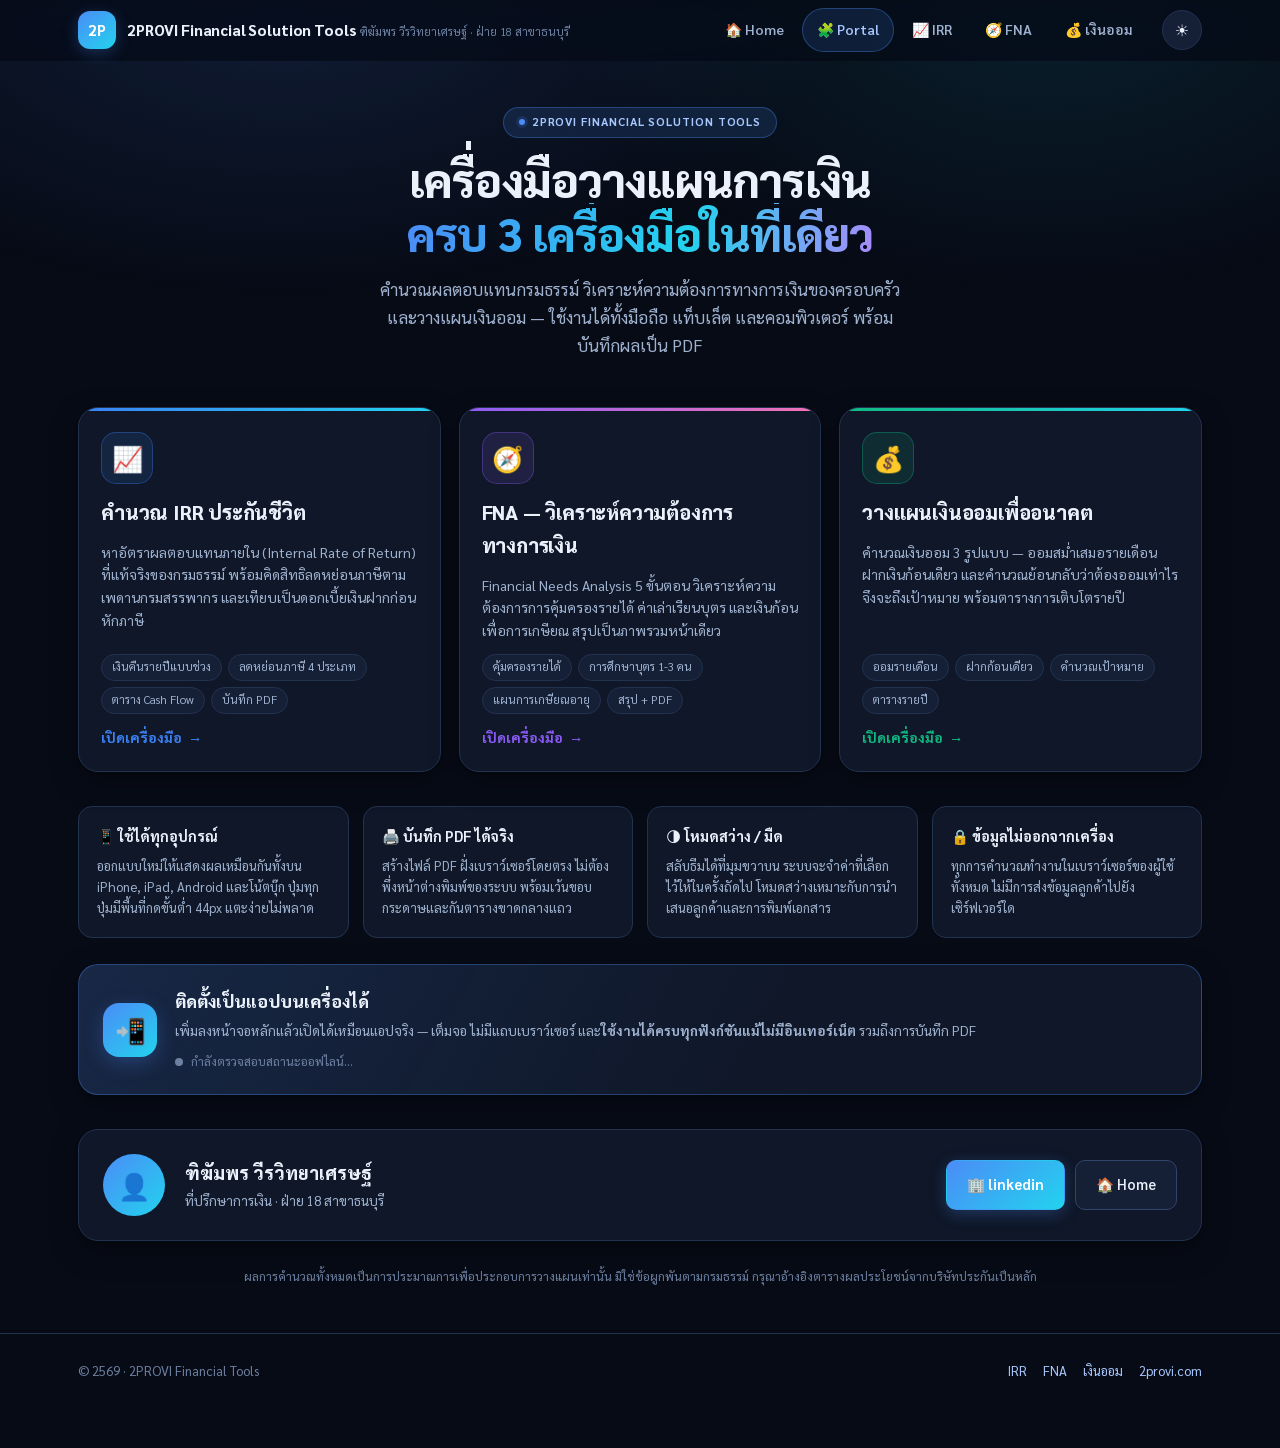
<file: index.html>
<!DOCTYPE html>
<html lang="th" data-theme="dark" data-accent="blue">
<head>
<meta charset="UTF-8">
<meta name="viewport" content="width=device-width, initial-scale=1, viewport-fit=cover">
<meta name="description" content="เครื่องมือวางแผนการเงินโดย 2PROVI — คำนวณ IRR ประกันชีวิต, วิเคราะห์ความต้องการทางการเงิน (FNA) และวางแผนเงินออม">
<title>2PROVI Tools — เครื่องมือวางแผนการเงิน</title>
<link rel="icon" href="icons/icon.svg" type="image/svg+xml">
<link rel="icon" href="icons/favicon-32.png" sizes="32x32" type="image/png">
<link rel="apple-touch-icon" href="icons/apple-touch-icon.png">
<link rel="manifest" href="manifest.webmanifest">
<meta name="theme-color" content="#070b16" media="(prefers-color-scheme: dark)">
<meta name="theme-color" content="#f2f5fa" media="(prefers-color-scheme: light)">
<meta name="mobile-web-app-capable" content="yes">
<meta name="apple-mobile-web-app-capable" content="yes">
<meta name="apple-mobile-web-app-status-bar-style" content="black-translucent">
<meta name="apple-mobile-web-app-title" content="2PROVI Tools">
<meta name="format-detection" content="telephone=no">
<link rel="preconnect" href="https://fonts.googleapis.com">
<link rel="preconnect" href="https://fonts.gstatic.com" crossorigin>
<link href="https://fonts.googleapis.com/css2?family=Sarabun:wght@300;400;500;600;700;800&family=IBM+Plex+Mono:wght@400;500;600&display=swap" rel="stylesheet">
<link rel="stylesheet" href="assets/theme.css">
<style>
  .hero { padding: 46px 0 14px; text-align: center; }
  .hero h1 { font-size: clamp(28px, 6vw, 46px); font-weight: 800; line-height: 1.18; letter-spacing: -.02em; }
  .hero h1 .grad {
    background: linear-gradient(100deg, var(--accent), var(--accent-2) 60%, #a78bfa);
    -webkit-background-clip: text; background-clip: text; -webkit-text-fill-color: transparent;
  }
  .hero p { color: var(--text-2); font-size: clamp(14px, 2.6vw, 17px); max-width: 58ch; margin: 14px auto 0; }

  .tool-grid { display: grid; grid-template-columns: repeat(auto-fit, minmax(288px, 1fr)); gap: 18px; margin-top: 34px; }
  .tool-card {
    display: flex; flex-direction: column; gap: 12px;
    background: var(--surface); border: 1px solid var(--border); border-radius: var(--r-lg);
    padding: 24px 22px 22px; text-decoration: none; color: inherit; position: relative; overflow: hidden;
    box-shadow: var(--shadow);
    transition: transform .2s ease, border-color .2s ease, box-shadow .2s ease;
  }
  .tool-card::before {
    content: ''; position: absolute; inset: 0 0 auto 0; height: 3px;
    background: linear-gradient(90deg, var(--c1), var(--c2));
  }
  .tool-card:hover { transform: translateY(-4px); border-color: var(--c1); box-shadow: var(--shadow-lg); }
  .tool-icon {
    width: 52px; height: 52px; border-radius: 15px; display: grid; place-items: center;
    font-size: 25px; background: var(--tint); border: 1px solid var(--line);
  }
  .tool-card h2 { font-size: 20px; font-weight: 800; letter-spacing: -.01em; }
  .tool-card .desc { color: var(--text-2); font-size: 14px; line-height: 1.62; flex: 1; }
  .tool-feats { display: flex; flex-wrap: wrap; gap: 6px; }
  .tool-feats span {
    font-size: 11.5px; color: var(--text-2); background: var(--surface-2);
    border: 1px solid var(--border); border-radius: 99px; padding: 3px 10px;
  }
  .tool-go { display: inline-flex; align-items: center; gap: 7px; font-weight: 700; font-size: 14px; color: var(--c1); }
  .tool-card:hover .tool-go .arrow { transform: translateX(4px); }
  .tool-go .arrow { transition: transform .2s; }

  .c-irr     { --c1:#3b82f6; --c2:#22d3ee; --tint:rgba(59,130,246,.13); --line:rgba(59,130,246,.34); }
  .c-fna     { --c1:#8b5cf6; --c2:#f472b6; --tint:rgba(139,92,246,.13); --line:rgba(139,92,246,.34); }
  .c-savings { --c1:#10b981; --c2:#22d3ee; --tint:rgba(16,185,129,.13); --line:rgba(16,185,129,.34); }

  .info-grid { display: grid; grid-template-columns: repeat(auto-fit, minmax(220px, 1fr)); gap: 14px; margin-top: 34px; }
  .info-card { background: var(--surface); border: 1px solid var(--border); border-radius: var(--r); padding: 18px; }
  .info-card h3 { font-size: 14.5px; font-weight: 700; margin-bottom: 6px; display: flex; align-items: center; gap: 8px; }
  .info-card p { font-size: 13px; color: var(--text-2); line-height: 1.65; }

  .agent-card {
    margin-top: 34px; background: var(--surface); border: 1px solid var(--border);
    border-radius: var(--r-lg); padding: 24px; display: flex; gap: 20px;
    align-items: center; flex-wrap: wrap; box-shadow: var(--shadow);
  }
  .agent-avatar {
    width: 62px; height: 62px; flex: 0 0 62px; border-radius: 50%; display: grid; place-items: center;
    font-size: 26px; background: linear-gradient(135deg, var(--accent), var(--accent-2)); color: #fff;
  }
  .agent-meta { flex: 1 1 240px; min-width: 0; }
  .agent-meta .n { font-size: 18px; font-weight: 800; }
  .agent-meta .r { font-size: 13.5px; color: var(--text-2); }

  .pwa-card {
    margin-top: 26px; display: flex; gap: 18px; align-items: center; flex-wrap: wrap;
    background: linear-gradient(120deg, var(--accent-tint), transparent 62%), var(--surface);
    border: 1px solid var(--accent-line); border-radius: var(--r-lg);
    padding: 22px 24px; box-shadow: var(--sh-2);
  }
  .pwa-ic {
    width: 54px; height: 54px; flex: 0 0 54px; border-radius: 16px; display: grid; place-items: center;
    font-size: 25px; background: linear-gradient(140deg, var(--accent), var(--accent-2)); color: var(--on-accent);
    box-shadow: 0 6px 20px var(--accent-glow);
  }
  .pwa-tx { flex: 1 1 300px; min-width: 0; }
  .pwa-tx h3 { font-size: 17px; font-weight: 800; margin-bottom: 5px; }
  .pwa-tx p { font-size: 13.5px; color: var(--text-2); line-height: 1.65; }
  .pwa-status { display: inline-flex; align-items: center; gap: 8px; margin-top: 9px; font-size: 12.5px; color: var(--text-3); }
  .pwa-status .dot { width: 8px; height: 8px; border-radius: 50%; background: var(--text-3); flex-shrink: 0; }
  .pwa-status.is-ready { color: var(--green); }
  .pwa-status.is-ready .dot { background: var(--green); box-shadow: 0 0 0 3px rgba(16,185,129,.18); }
</style>
</head>
<body>

<header class="topbar">
  <div class="topbar-inner">
    <a class="brand" href="index.html">
      <span class="brand-mark" aria-hidden="true">2P</span>
      <span class="brand-text">
        <span class="brand-name">2PROVI Financial Solution Tools</span>
        <span class="brand-sub">ฑิฆัมพร วีรวิทยาเศรษฐ์ · ฝ่าย 18 สาขาธนบุรี</span>
      </span>
    </a>
    <nav class="nav" aria-label="เมนูหลัก">
      <a href="https://2provi.github.io/" target="_blank" rel="noopener">🏠 Home</a>
      <a href="index.html" aria-current="page">🧩 Portal</a>
      <a href="irr.html">📈 IRR</a>
      <a href="fna.html">🧭 FNA</a>
      <a href="savings.html">💰 เงินออม</a>
    </nav>
    <button class="theme-toggle" type="button" data-theme-toggle aria-label="สลับโหมดสี">☀️</button>
  </div>
</header>

<main class="wrap">

  <section class="hero">
    <span class="eyebrow">2PROVI FINANCIAL SOLUTION TOOLS</span>
    <h1>เครื่องมือวางแผนการเงิน<br><span class="grad">ครบ 3 เครื่องมือในที่เดียว</span></h1>
    <p>คำนวณผลตอบแทนกรมธรรม์ วิเคราะห์ความต้องการทางการเงินของครอบครัว และวางแผนเงินออม — ใช้งานได้ทั้งมือถือ แท็บเล็ต และคอมพิวเตอร์ พร้อมบันทึกผลเป็น PDF</p>
  </section>

  <section class="tool-grid" aria-label="รายการเครื่องมือ">

    <a class="tool-card c-irr" href="irr.html">
      <span class="tool-icon" aria-hidden="true">📈</span>
      <h2>คำนวณ IRR ประกันชีวิต</h2>
      <p class="desc">หาอัตราผลตอบแทนภายใน (Internal Rate of Return) ที่แท้จริงของกรมธรรม์ พร้อมคิดสิทธิลดหย่อนภาษีตามเพดานกรมสรรพากร และเทียบเป็นดอกเบี้ยเงินฝากก่อนหักภาษี</p>
      <div class="tool-feats">
        <span>เงินคืนรายปีแบบช่วง</span><span>ลดหย่อนภาษี 4 ประเภท</span><span>ตาราง Cash Flow</span><span>บันทึก PDF</span>
      </div>
      <span class="tool-go">เปิดเครื่องมือ <span class="arrow">→</span></span>
    </a>

    <a class="tool-card c-fna" href="fna.html">
      <span class="tool-icon" aria-hidden="true">🧭</span>
      <h2>FNA — วิเคราะห์ความต้องการทางการเงิน</h2>
      <p class="desc">Financial Needs Analysis 5 ขั้นตอน วิเคราะห์ความต้องการการคุ้มครองรายได้ ค่าเล่าเรียนบุตร และเงินก้อนเพื่อการเกษียณ สรุปเป็นภาพรวมหน้าเดียว</p>
      <div class="tool-feats">
        <span>คุ้มครองรายได้</span><span>การศึกษาบุตร 1-3 คน</span><span>แผนการเกษียณอายุ</span><span>สรุป + PDF</span>
      </div>
      <span class="tool-go">เปิดเครื่องมือ <span class="arrow">→</span></span>
    </a>

    <a class="tool-card c-savings" href="savings.html">
      <span class="tool-icon" aria-hidden="true">💰</span>
      <h2>วางแผนเงินออมเพื่ออนาคต</h2>
      <p class="desc">คำนวณเงินออม 3 รูปแบบ — ออมสม่ำเสมอรายเดือน ฝากเงินก้อนเดียว และคำนวณย้อนกลับว่าต้องออมเท่าไรจึงจะถึงเป้าหมาย พร้อมตารางการเติบโตรายปี</p>
      <div class="tool-feats">
        <span>ออมรายเดือน</span><span>ฝากก้อนเดียว</span><span>คำนวณเป้าหมาย</span><span>ตารางรายปี</span>
      </div>
      <span class="tool-go">เปิดเครื่องมือ <span class="arrow">→</span></span>
    </a>

  </section>

  <section class="info-grid" aria-label="จุดเด่น">
    <div class="info-card">
      <h3>📱 ใช้ได้ทุกอุปกรณ์</h3>
      <p>ออกแบบใหม่ให้แสดงผลเหมือนกันทั้งบน iPhone, iPad, Android และโน้ตบุ๊ก ปุ่มทุกปุ่มมีพื้นที่กดขั้นต่ำ 44px แตะง่ายไม่พลาด</p>
    </div>
    <div class="info-card">
      <h3>🖨️ บันทึก PDF ได้จริง</h3>
      <p>สร้างไฟล์ PDF ฝั่งเบราว์เซอร์โดยตรง ไม่ต้องพึ่งหน้าต่างพิมพ์ของระบบ พร้อมเว้นขอบกระดาษและกันตารางขาดกลางแถว</p>
    </div>
    <div class="info-card">
      <h3>🌗 โหมดสว่าง / มืด</h3>
      <p>สลับธีมได้ที่มุมขวาบน ระบบจะจำค่าที่เลือกไว้ให้ในครั้งถัดไป โหมดสว่างเหมาะกับการนำเสนอลูกค้าและการพิมพ์เอกสาร</p>
    </div>
    <div class="info-card">
      <h3>🔒 ข้อมูลไม่ออกจากเครื่อง</h3>
      <p>ทุกการคำนวณทำงานในเบราว์เซอร์ของผู้ใช้ทั้งหมด ไม่มีการส่งข้อมูลลูกค้าไปยังเซิร์ฟเวอร์ใด</p>
    </div>
  </section>

  <section class="pwa-card no-print" id="pwaCard">
    <span class="pwa-ic" aria-hidden="true">📲</span>
    <div class="pwa-tx">
      <h3>ติดตั้งเป็นแอปบนเครื่องได้</h3>
      <p id="pwaMsg">เพิ่มลงหน้าจอหลักแล้วเปิดได้เหมือนแอปจริง — เต็มจอ ไม่มีแถบเบราว์เซอร์
        และ<strong>ใช้งานได้ครบทุกฟังก์ชันแม้ไม่มีอินเทอร์เน็ต</strong> รวมถึงการบันทึก PDF</p>
      <div class="pwa-status" id="pwaStatus"><span class="dot"></span><span id="pwaStatusText">กำลังตรวจสอบสถานะออฟไลน์…</span></div>
    </div>
    <button class="btn btn-primary hidden" type="button" id="pwaInstallBtn">ติดตั้งแอป</button>
  </section>

  <section class="agent-card">
    <span class="agent-avatar" aria-hidden="true">👤</span>
    <span class="agent-meta">
      <span class="n">ฑิฆัมพร วีรวิทยาเศรษฐ์</span><br>
      <span class="r">ที่ปรึกษาการเงิน · ฝ่าย 18 สาขาธนบุรี </span>
    </span>
    <span class="btn-row">
      <a class="btn btn-primary" href="https://www.linkedin.com/in/tikamporn-werawithayaset-1b15778b/" target="_blank" rel="noopener">🏢 linkedin</a>
      <a class="btn" href="https://2provi.github.io/" target="_blank" rel="noopener">🏠 Home</a>
    </span>
  </section>

  <p class="small muted center mt-3">
    ผลการคำนวณทั้งหมดเป็นการประมาณการเพื่อประกอบการวางแผนเท่านั้น
    มิใช่ข้อผูกพันตามกรมธรรม์ กรุณาอ้างอิงตารางผลประโยชน์จากบริษัทประกันเป็นหลัก
  </p>

</main>

<footer class="site-footer no-print">
  <div class="wrap">
    <div>© <span data-year></span> · 2PROVI Financial Tools</div>
    <div class="footer-links">
      <a href="irr.html">IRR</a>
      <a href="fna.html">FNA</a>
      <a href="savings.html">เงินออม</a>
      <a href="https://2provi.github.io/" target="_blank" rel="noopener">2provi.com</a>
    </div>
  </div>
</footer>

<nav class="botnav no-print" aria-label="เมนูหลัก (มือถือ)">
  <div class="botnav-inner">
    <a href="index.html" aria-current="page"><span class="ic" aria-hidden="true">🧩</span>Portal</a>
    <a href="irr.html"><span class="ic" aria-hidden="true">📈</span>IRR</a>
    <a href="fna.html"><span class="ic" aria-hidden="true">🧭</span>FNA</a>
    <a href="savings.html"><span class="ic" aria-hidden="true">💰</span>เงินออม</a>
  </div>
</nav>

<script src="assets/common.js"></script>
<script>
(function () {
  var btn = document.getElementById('pwaInstallBtn');
  var status = document.getElementById('pwaStatus');
  var statusText = document.getElementById('pwaStatusText');
  var msg = document.getElementById('pwaMsg');
  var prompt = null;

  function ready(text) { status.classList.add('is-ready'); statusText.textContent = text; }

  if (window.App && App.isStandalone && App.isStandalone()) {
    msg.innerHTML = 'ตอนนี้กำลังเปิดในโหมดแอปอยู่แล้วค่ะ — ใช้งานได้ครบทุกฟังก์ชันแม้ไม่มีอินเทอร์เน็ต';
  }

  window.addEventListener('beforeinstallprompt', function (e) {
    e.preventDefault(); prompt = e; btn.classList.remove('hidden');
  });
  window.addEventListener('appinstalled', function () { btn.classList.add('hidden'); });

  btn.addEventListener('click', async function () {
    if (!prompt) return;
    btn.disabled = true;
    prompt.prompt();
    await prompt.userChoice.catch(function () {});
    prompt = null; btn.disabled = false; btn.classList.add('hidden');
  });

  if ('serviceWorker' in navigator && location.protocol !== 'file:') {
    navigator.serviceWorker.ready.then(function () {
      ready('พร้อมใช้งานออฟไลน์แล้ว — บันทึกไว้ในเครื่องเรียบร้อย');
    }).catch(function () { statusText.textContent = 'ยังบันทึกออฟไลน์ไม่สำเร็จ'; });
  } else {
    statusText.textContent = 'โหมดออฟไลน์ใช้ได้เมื่อเปิดผ่านเว็บ (https) เท่านั้น';
  }
})();
</script>
</body>
</html>
</file>
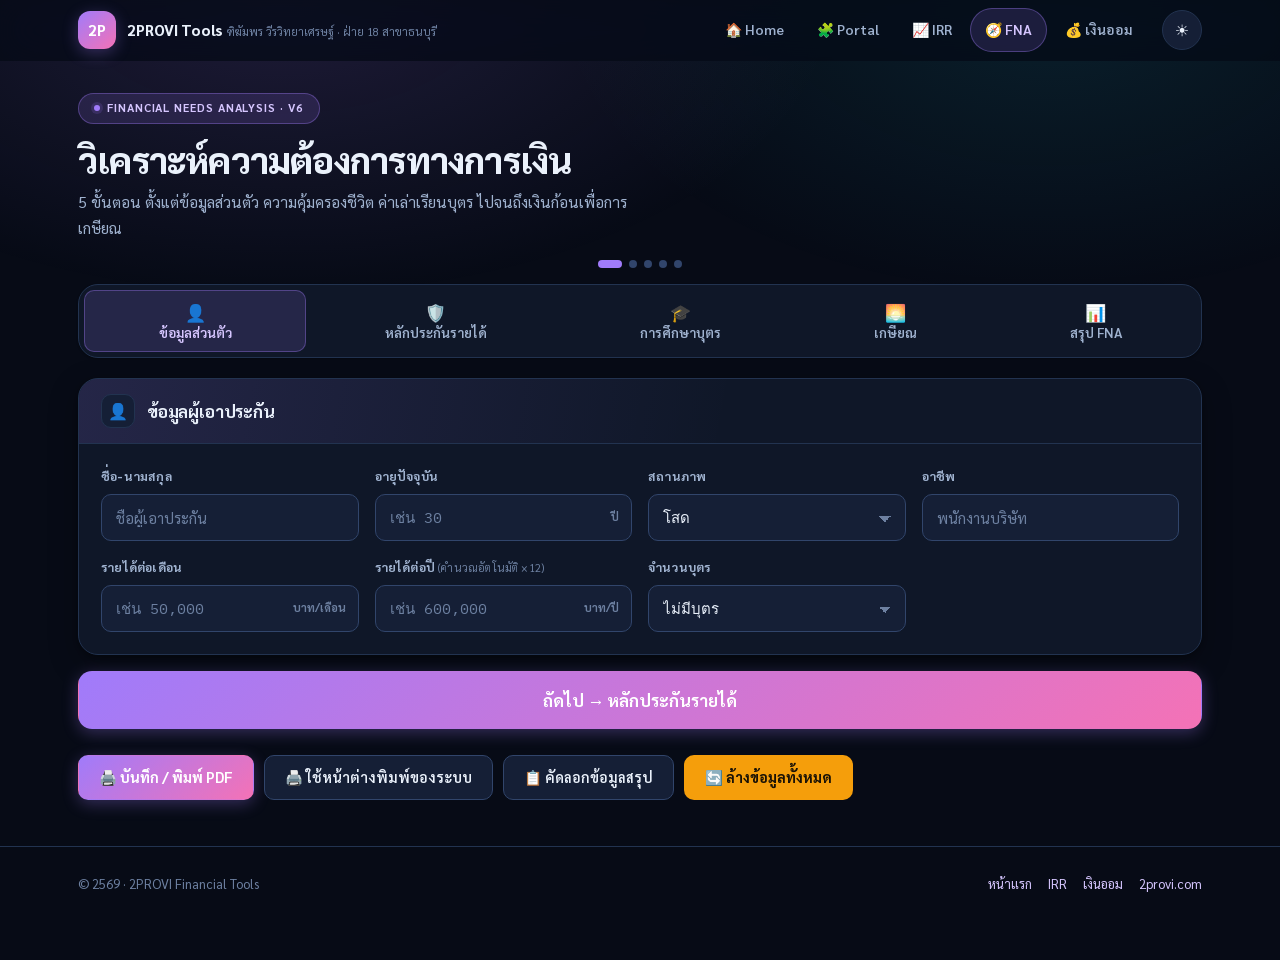
<file: fna.html>
<!DOCTYPE html>
<html lang="th" data-theme="dark" data-accent="violet">
<head>
<meta charset="UTF-8">
<meta name="viewport" content="width=device-width, initial-scale=1, viewport-fit=cover">
<meta name="description" content="FNA — Financial Needs Analysis วิเคราะห์ความต้องการทางการเงิน ความคุ้มครองชีวิต การศึกษาบุตร และแผนเกษียณ">
<title>FNA — วิเคราะห์ความต้องการทางการเงิน | 2PROVI Tools</title>
<link rel="icon" href="icons/icon.svg" type="image/svg+xml">
<link rel="icon" href="icons/favicon-32.png" sizes="32x32" type="image/png">
<link rel="apple-touch-icon" href="icons/apple-touch-icon.png">
<link rel="manifest" href="manifest.webmanifest">
<meta name="theme-color" content="#070b16" media="(prefers-color-scheme: dark)">
<meta name="theme-color" content="#f2f5fa" media="(prefers-color-scheme: light)">
<meta name="mobile-web-app-capable" content="yes">
<meta name="apple-mobile-web-app-capable" content="yes">
<meta name="apple-mobile-web-app-status-bar-style" content="black-translucent">
<meta name="apple-mobile-web-app-title" content="2PROVI Tools">
<meta name="format-detection" content="telephone=no">
<link rel="preconnect" href="https://fonts.googleapis.com">
<link rel="preconnect" href="https://fonts.gstatic.com" crossorigin>
<link href="https://fonts.googleapis.com/css2?family=Sarabun:wght@300;400;500;600;700;800&family=IBM+Plex+Mono:wght@400;500;600&display=swap" rel="stylesheet">
<link rel="stylesheet" href="assets/theme.css">
<style>
  .calc-row {
    display: flex; align-items: center; gap: 10px; flex-wrap: wrap;
    padding: 11px 0; border-bottom: 1px solid var(--border);
  }
  .calc-row:last-child { border-bottom: none; }
  .calc-row .lbl { flex: 1 1 230px; font-size: 14px; color: var(--text-2); min-width: 0; }
  .calc-row .lbl .no { color: var(--accent-soft); font-weight: 700; margin-right: 4px; }
  .calc-row .num { font-family: var(--mono); font-weight: 700; font-size: 15px; color: var(--text); }
  .calc-row .op { color: var(--text-3); font-size: 13px; }
  .calc-row .input-desc {
    flex: 1 1 160px; min-width: 140px; background: var(--surface-2); border: 1px solid var(--border-2);
    border-radius: var(--r-sm); padding: 8px 10px; color: var(--text); font-family: var(--font); font-size: 13.5px;
  }
  .input-inline {
    width: 130px; background: var(--surface-2); border: 1px solid var(--border-2);
    border-radius: var(--r-sm); padding: 9px 11px; color: var(--text);
    font-family: var(--mono); font-size: 14px; text-align: right; min-height: 42px;
  }
  .input-inline:focus, .calc-row .input-desc:focus { outline: none; border-color: var(--accent); box-shadow: var(--ring); }
  .input-inline.w-sm { width: 75px; }
  .btn-remove-row {
    background: transparent; border: 1px solid var(--border); color: var(--text-3);
    border-radius: var(--r-sm); width: 34px; height: 34px; cursor: pointer; display: flex;
    align-items: center; justify-content: center; font-size: 15px; transition: all .2s;
  }
  .btn-remove-row:hover { border-color: var(--red); color: var(--red); background: rgba(239, 68, 68, 0.1); }
  @media (max-width: 520px) {
    .calc-row .lbl { flex: 1 1 100%; }
    .input-inline { flex: 1 1 auto; width: auto; min-width: 100px; }
    .calc-row .input-desc { flex: 1 1 100%; }
  }

  table.edu th, table.edu td { white-space: nowrap; }
  table.edu td:first-child { min-width: 150px; }
  table.edu input {
    width: 100px; background: var(--surface-2); border: 1px solid var(--border);
    border-radius: 7px; padding: 7px 9px; color: var(--text);
    font-family: var(--mono); font-size: 12.5px; text-align: right; min-height: 38px;
  }
  table.edu input.w-yr { width: 68px; }
  table.edu input:focus { outline: none; border-color: var(--accent); box-shadow: var(--ring); }
  table.edu td.sum { color: var(--accent-soft); font-weight: 700; }
  table.edu .auto { color: var(--text-3); font-size: 10.5px; }

  .sum-grid { display: grid; grid-template-columns: repeat(auto-fit, minmax(180px, 1fr)); gap: 14px; }
  .sum-card {
    background: var(--surface); border: 1px solid var(--border); border-radius: var(--r);
    padding: 18px 16px; text-align: center; position: relative; overflow: hidden;
  }
  .sum-card::after { content: ''; position: absolute; inset: auto 0 0 0; height: 3px; background: var(--c, var(--accent)); }
  .sum-card .ic { font-size: 25px; }
  .sum-card .lb { font-size: 11.5px; font-weight: 700; color: var(--text-2); letter-spacing: .05em; margin: 6px 0 5px; }
  .sum-card .vl { font-family: var(--mono); font-size: clamp(18px, 3.6vw, 23px); font-weight: 700; color: var(--c, var(--accent)); }
  .sum-card .un { font-size: 11px; color: var(--text-3); margin-top: 3px; }

  .total-card {
    background: linear-gradient(135deg, var(--surface-2), var(--surface-3));
    border: 2px solid var(--accent-line); border-radius: var(--r-lg);
    padding: 30px 24px; text-align: center; position: relative; overflow: hidden;
  }
  .total-card .lb { font-size: 14px; color: var(--text-2); letter-spacing: .04em; }
  .total-card .vl {
    font-family: var(--mono); font-size: clamp(30px, 8vw, 54px); font-weight: 800; line-height: 1.12;
    background: linear-gradient(100deg, var(--accent), var(--accent-2));
    -webkit-background-clip: text; background-clip: text; -webkit-text-fill-color: transparent;
    margin: 6px 0; word-break: break-word;
  }
  .total-card .un { font-size: 13px; color: var(--text-3); }
</style>
</head>
<body>

<header class="topbar no-print">
  <div class="topbar-inner">
    <a class="brand" href="index.html">
      <span class="brand-mark" aria-hidden="true">2P</span>
      <span class="brand-text">
        <span class="brand-name">2PROVI Tools</span>
        <span class="brand-sub">ฑิฆัมพร วีรวิทยาเศรษฐ์ · ฝ่าย 18 สาขาธนบุรี</span>
      </span>
    </a>
    <nav class="nav" aria-label="เมนูหลัก">
      <a href="https://2provi.github.io/" target="_blank" rel="noopener">🏠 Home</a>
      <a href="index.html">🧩 Portal</a>
      <a href="irr.html">📈 IRR</a>
      <a href="fna.html" aria-current="page">🧭 FNA</a>
      <a href="savings.html">💰 เงินออม</a>
    </nav>
    <button class="theme-toggle" type="button" data-theme-toggle aria-label="สลับโหมดสี">☀️</button>
  </div>
</header>

<main class="wrap" data-scroll-anchor>

  <div class="page-head">
    <span class="eyebrow">FINANCIAL NEEDS ANALYSIS · V6</span>
    <h1 class="page-title">วิเคราะห์ความต้องการทางการเงิน</h1>
    <p class="page-sub">5 ขั้นตอน ตั้งแต่ข้อมูลส่วนตัว ความคุ้มครองชีวิต ค่าเล่าเรียนบุตร ไปจนถึงเงินก้อนเพื่อการเกษียณ</p>
  </div>

  <div class="steps mt-2 no-print" aria-hidden="true">
    <span class="step-dot" data-step-dot></span><span class="step-dot" data-step-dot></span>
    <span class="step-dot" data-step-dot></span><span class="step-dot" data-step-dot></span>
    <span class="step-dot" data-step-dot></span>
  </div>

  <div class="tabs mt-1" role="tablist" aria-label="ขั้นตอน FNA">
    <button class="tab" role="tab" type="button" data-tab="p0"><span class="ic">👤</span>ข้อมูลส่วนตัว</button>
    <button class="tab" role="tab" type="button" data-tab="p1"><span class="ic">🛡️</span>หลักประกันรายได้</button>
    <button class="tab" role="tab" type="button" data-tab="p2"><span class="ic">🎓</span>การศึกษาบุตร</button>
    <button class="tab" role="tab" type="button" data-tab="p3"><span class="ic">🌅</span>เกษียณ</button>
    <button class="tab" role="tab" type="button" data-tab="p4"><span class="ic">📊</span>สรุป FNA</button>
  </div>

  <div data-print-area>

  <!-- ══ TAB 0 ══ -->
  <section class="tabpanel" data-tabpanel="p0" role="tabpanel">
    <div class="panel">
      <div class="panel-head"><span class="ico" aria-hidden="true">👤</span><h2>ข้อมูลผู้เอาประกัน</h2></div>
      <div class="panel-body">
        <div class="field-grid">
          <div class="field">
            <label for="name">ชื่อ-นามสกุล</label>
            <input class="input" type="text" id="name" placeholder="ชื่อผู้เอาประกัน" style="font-family:var(--font)">
          </div>
          <div class="field">
            <label for="age">อายุปัจจุบัน</label>
            <span class="input-wrap">
              <input class="input" type="number" id="age" min="1" max="99" placeholder="เช่น 30" inputmode="numeric">
              <span class="unit">ปี</span>
            </span>
          </div>
          <div class="field">
            <label for="status">สถานภาพ</label>
            <select class="input" id="status">
              <option value="โสด">โสด</option>
              <option value="สมรส">สมรส</option>
              <option value="หย่า / แยกกัน">หย่า / แยกกัน</option>
              <option value="หม้าย">หม้าย</option>
            </select>
          </div>
          <div class="field">
            <label for="occupation">อาชีพ</label>
            <input class="input" type="text" id="occupation" placeholder="พนักงานบริษัท" style="font-family:var(--font)">
          </div>
          <div class="field">
            <label for="monthlyIncome">รายได้ต่อเดือน</label>
            <span class="input-wrap">
              <input class="input" type="text" id="monthlyIncome" data-money placeholder="เช่น 50,000">
              <span class="unit">บาท/เดือน</span>
            </span>
          </div>
          <div class="field">
            <label for="annualIncome">รายได้ต่อปี <span style="font-size:11px;color:var(--text-3);font-weight:normal">(คำนวณอัตโนมัติ ×12)</span></label>
            <span class="input-wrap">
              <input class="input" type="text" id="annualIncome" data-money placeholder="เช่น 600,000">
              <span class="unit">บาท/ปี</span>
            </span>
          </div>
          <div class="field">
            <label for="numChildren">จำนวนบุตร</label>
            <select class="input" id="numChildren">
              <option value="0">ไม่มีบุตร</option>
              <option value="1">1 คน</option>
              <option value="2">2 คน</option>
              <option value="3">3 คน</option>
            </select>
          </div>
        </div>
      </div>
    </div>

    <div class="panel mt-2 hidden" id="childrenCard">
      <div class="panel-head"><span class="ico" aria-hidden="true">👶</span><h2>ข้อมูลบุตร</h2></div>
      <div class="panel-body">
        <div class="field-grid" id="childrenFields"></div>
        <p class="scroll-hint">กรอกอายุบุตรแล้วระบบจะเติม "ปีการศึกษาที่เหลือ" ในแท็บการศึกษาให้อัตโนมัติ (แก้ไขทับได้)</p>
      </div>
    </div>

    <button class="btn btn-primary btn-lg mt-2 no-print" type="button" data-goto-tab="p1">ถัดไป → หลักประกันรายได้</button>
  </section>

  <!-- ══ TAB 1 ══ -->
  <section class="tabpanel" data-tabpanel="p1" role="tabpanel">
    <div class="callout no-print">
      <span class="ic" aria-hidden="true">ℹ️</span>
      <span>ตามหลักการวางแผนการเงิน แนะนำเตรียมค่าใช้จ่ายให้ครอบครัวประมาณ <strong>3–5 ปี</strong> เพื่อให้ครอบครัวมีเวลาปรับตัว</span>
    </div>

    <div class="panel mt-2">
      <div class="panel-head"><span class="ico" aria-hidden="true">🏠</span><h2>1. ค่าใช้จ่ายสำหรับครอบครัว</h2></div>
      <div class="panel-body">
        <div class="calc-row">
          <span class="lbl">ค่าใช้จ่ายครอบครัว (ต่อเดือน)</span>
          <input class="input-inline" type="text" id="famExpMonth" data-money placeholder="เช่น 20,000">
          <span class="op">บาท/เดือน → ต่อปี:</span>
          <input class="input-inline" type="text" id="famExp" data-money data-calc="income" placeholder="เช่น 240,000">
          <span class="op">บาท/ปี ×</span>
          <input class="input-inline w-sm" type="number" id="famYears" data-calc="income" value="5" min="1" max="20" inputmode="numeric">
          <span class="op">ปี =</span>
          <span class="num" id="r_famTotal">—</span>
        </div>
      </div>
    </div>

    <div class="panel mt-2">
      <div class="panel-head" style="justify-content:space-between;align-items:center;">
        <div style="display:flex;align-items:center;gap:8px">
          <span class="ico" aria-hidden="true">💳</span><h2>2–5. ภาระหนี้สินและค่าใช้จ่ายอื่นๆ</h2>
        </div>
        <button class="btn btn-sm no-print" type="button" id="btnAddDebtItem">➕ เพิ่มรายการ</button>
      </div>
      <div class="panel-body">
        <div id="debtItemsContainer">
          <div class="calc-row">
            <span class="lbl"><span class="no">2.</span> ภาระผ่อนบ้านคงค้าง</span>
            <input class="input-inline" type="text" id="debtHome" data-money data-calc="income" placeholder="0"><span class="op">บาท</span>
          </div>
          <div class="calc-row">
            <span class="lbl"><span class="no">3.</span> ภาระผ่อนรถคงค้าง</span>
            <input class="input-inline" type="text" id="debtCar" data-money data-calc="income" placeholder="0"><span class="op">บาท</span>
          </div>
          <div class="calc-row">
            <span class="lbl"><span class="no">4.</span> ภาระหนี้สินอื่นๆ</span>
            <input class="input-inline" type="text" id="debtOther" data-money data-calc="income" placeholder="0"><span class="op">บาท</span>
          </div>
          <div class="calc-row">
            <span class="lbl"><span class="no">5.</span> ค่าใช้จ่ายอื่นๆ (จัดงาน ฯลฯ)</span>
            <input class="input-inline" type="text" id="debtMisc" data-money data-calc="income" placeholder="0"><span class="op">บาท</span>
          </div>
        </div>
      </div>
    </div>

    <div class="panel mt-2">
      <div class="panel-head"><span class="ico" aria-hidden="true">✅</span><h2>สรุปความต้องการหลักประกันรายได้</h2></div>
      <div class="panel-body stack">
        <div>
          <div class="calc-row">
            <span class="lbl">รวมเงินทั้งหมดที่ต้องการ</span>
            <span class="num" id="r_incomeTotal">—</span>
          </div>
          <div class="calc-row">
            <span class="lbl">จำนวนเงินที่เตรียมไว้แล้ว</span>
            <input class="input-inline" type="text" id="incomeHave" data-money data-calc="income" placeholder="0"><span class="op">บาท</span>
          </div>
        </div>
        <div class="hero-result">
          <div class="hero-label">จำนวนเงินที่ต้องเตรียมเพิ่ม (หลักประกันรายได้ที่ยังขาด)</div>
          <div class="hero-value" id="r_incomeNeed">—</div>
          <div class="hero-note">= รวมเงินทั้งหมดที่ต้องการ − จำนวนเงินที่เตรียมไว้แล้ว</div>
        </div>
        <div class="save-box">
          <span class="field-label">💡 ความพร้อมในการเก็บออมเงิน</span>
          <span style="display:flex;align-items:center;gap:10px;flex-wrap:wrap">
            <input class="input-inline" type="text" id="incomeSavingMonth" data-money placeholder="ต่อเดือน">
            <span class="op">บาท/เดือน → ต่อปี:</span>
            <input class="input-inline" type="text" id="incomeSaving" data-money placeholder="0"><span class="op">บาท/ปี</span>
          </span>
        </div>
      </div>
    </div>

    <button class="btn btn-primary btn-lg mt-2 no-print" type="button" data-goto-tab="p2">ถัดไป → แผนการศึกษาบุตร</button>
  </section>

  <!-- ══ TAB 2 ══ -->
  <section class="tabpanel" data-tabpanel="p2" role="tabpanel">
    <div class="panel">
      <div class="panel-head">
        <span class="ico" aria-hidden="true">📚</span>
        <div><h2>1. ค่าใช้จ่ายเพื่อการศึกษา</h2>
        <div class="sub">ค่าใช้จ่าย/ปี เป็นค่าเริ่มต้นโดยประมาณ ปรับได้ตามสถานศึกษาจริง</div></div>
      </div>
      <div class="panel-body">
        <div class="callout no-print" id="noChildHint">
          <span class="ic" aria-hidden="true">ℹ️</span>
          <span>ยังไม่ได้ระบุจำนวนบุตร — กลับไปที่แท็บ "ข้อมูลส่วนตัว" เพื่อเลือกจำนวนบุตรก่อน</span>
        </div>
        <div class="table-wrap mt-2">
          <div class="table-scroll">
            <table class="data edu" id="eduTable">
              <thead><tr id="eduHead"></tr></thead>
              <tbody id="eduBody"></tbody>
            </table>
          </div>
        </div>
        <p class="scroll-hint">เลื่อนตารางแนวนอนได้บนหน้าจอเล็ก · ช่อง "ปีที่เหลือ" เติมอัตโนมัติจากอายุบุตร และพิมพ์แก้ทับได้</p>
      </div>
    </div>

    <div class="panel mt-2">
      <div class="panel-head"><span class="ico" aria-hidden="true">✅</span><h2>สรุปค่าใช้จ่ายการศึกษาบุตร</h2></div>
      <div class="panel-body stack">
        <div>
          <div class="calc-row">
            <span class="lbl">รวมค่าใช้จ่ายตลอดการศึกษา</span>
            <span class="num" id="r_eduTotal">—</span>
          </div>
          <div class="calc-row">
            <span class="lbl">จำนวนเงินที่เตรียมไว้แล้ว</span>
            <input class="input-inline" type="text" id="eduHave" data-money data-calc="edu" placeholder="0"><span class="op">บาท</span>
          </div>
        </div>
        <div class="hero-result">
          <div class="hero-label">จำนวนเงินที่ต้องเตรียมเพิ่ม</div>
          <div class="hero-value" id="r_eduNeed">—</div>
        </div>
        <div class="save-box">
          <span class="field-label">💡 ความพร้อมในการเก็บออมเงิน</span>
          <span style="display:flex;align-items:center;gap:10px;flex-wrap:wrap">
            <input class="input-inline" type="text" id="eduSavingMonth" data-money placeholder="ต่อเดือน">
            <span class="op">บาท/เดือน → ต่อปี:</span>
            <input class="input-inline" type="text" id="eduSaving" data-money placeholder="0"><span class="op">บาท/ปี</span>
          </span>
        </div>
      </div>
    </div>

    <button class="btn btn-primary btn-lg mt-2 no-print" type="button" data-goto-tab="p3">ถัดไป → แผนเกษียณ</button>
  </section>

  <!-- ══ TAB 3 ══ -->
  <section class="tabpanel" data-tabpanel="p3" role="tabpanel">
    <div class="panel">
      <div class="panel-head"><span class="ico" aria-hidden="true">🎯</span><h2>เป้าหมายการเกษียณ</h2></div>
      <div class="panel-body">
        <div class="field-grid">
          <div class="field">
            <label for="retireAge">ต้องการเกษียณเมื่ออายุ</label>
            <span class="input-wrap">
              <input class="input" type="number" id="retireAge" data-calc="retire" min="30" max="90" placeholder="เช่น 60" inputmode="numeric">
              <span class="unit">ปี</span>
            </span>
            <div class="help" id="yearsToRetire">กรอกอายุปัจจุบันในแท็บแรกเพื่อดูจำนวนปีที่เหลือก่อนเกษียณ</div>
          </div>
          <div class="field">
            <label for="retireYears">คาดว่าจะใช้ชีวิตหลังเกษียณอีก</label>
            <span class="input-wrap">
              <input class="input" type="number" id="retireYears" data-calc="retire" min="1" max="60" placeholder="เช่น 20" inputmode="numeric">
              <span class="unit">ปี (A)</span>
            </span>
          </div>
        </div>
      </div>
    </div>

    <div class="panel mt-2">
      <div class="panel-head" style="justify-content:space-between;align-items:center;">
        <div style="display:flex;align-items:center;gap:8px">
          <span class="ico" aria-hidden="true">💸</span><h2>ค่าใช้จ่ายหลังเกษียณ</h2>
        </div>
        <button class="btn btn-sm no-print" type="button" id="btnAddRetireItem">➕ เพิ่มรายการ</button>
      </div>
      <div class="panel-body">
        <div id="retireItemsContainer">
          <div class="calc-row">
            <span class="lbl"><span class="no">1.</span> ค่าใช้จ่ายประจำ</span>
            <input class="input-inline" type="text" id="ret1_m" data-money placeholder="ต่อเดือน">
            <span class="op">บาท/ด. →</span>
            <input class="input-inline" type="text" id="ret1" data-money data-calc="retire" placeholder="เช่น 180,000"><span class="op">บาท/ปี</span>
          </div>
          <div class="calc-row">
            <span class="lbl"><span class="no">2.</span> ค่ารักษาพยาบาลและตรวจสุขภาพ</span>
            <input class="input-inline" type="text" id="ret2_m" data-money placeholder="ต่อเดือน">
            <span class="op">บาท/ด. →</span>
            <input class="input-inline" type="text" id="ret2" data-money data-calc="retire" placeholder="เช่น 30,000"><span class="op">บาท/ปี</span>
          </div>
          <div class="calc-row">
            <span class="lbl"><span class="no">3.</span> ค่าพักผ่อนและการท่องเที่ยว</span>
            <input class="input-inline" type="text" id="ret3_m" data-money placeholder="ต่อเดือน">
            <span class="op">บาท/ด. →</span>
            <input class="input-inline" type="text" id="ret3" data-money data-calc="retire" placeholder="เช่น 30,000"><span class="op">บาท/ปี</span>
          </div>
          <div class="calc-row">
            <span class="lbl"><span class="no">4.</span> ค่าใช้จ่ายอื่นๆ</span>
            <input class="input-inline" type="text" id="ret4_m" data-money placeholder="ต่อเดือน">
            <span class="op">บาท/ด. →</span>
            <input class="input-inline" type="text" id="ret4" data-money data-calc="retire" placeholder="0"><span class="op">บาท/ปี</span>
          </div>
        </div>
        <div class="calc-row" style="margin-top:8px;border-top:1px dashed var(--border)">
          <span class="lbl"><strong>รวมค่าใช้จ่ายต่อปี (B)</strong></span>
          <span class="num" id="r_retPerYear">—</span>
        </div>
      </div>
    </div>

    <div class="panel mt-2">
      <div class="panel-head"><span class="ico" aria-hidden="true">✅</span><h2>สรุปเงินที่ต้องเตรียมเพื่อการเกษียณ</h2></div>
      <div class="panel-body stack">
        <div>
          <div class="calc-row">
            <span class="lbl">รวมเงินที่ต้องการ (A) × (B)</span>
            <span class="num" id="r_retTotal">—</span>
          </div>
          <div class="calc-row">
            <span class="lbl">จำนวนเงินที่เตรียมไว้แล้ว</span>
            <input class="input-inline" type="text" id="retHave" data-money data-calc="retire" placeholder="0"><span class="op">บาท</span>
          </div>
        </div>
        <div class="hero-result">
          <div class="hero-label">จำนวนเงินที่ต้องเตรียมเพิ่ม</div>
          <div class="hero-value" id="r_retNeed">—</div>
        </div>
        <div class="save-box">
          <span class="field-label">💡 ความพร้อมในการเก็บออมเงิน</span>
          <span style="display:flex;align-items:center;gap:10px;flex-wrap:wrap">
            <input class="input-inline" type="text" id="retSavingMonth" data-money placeholder="ต่อเดือน">
            <span class="op">บาท/เดือน → ต่อปี:</span>
            <input class="input-inline" type="text" id="retSaving" data-money placeholder="0"><span class="op">บาท/ปี</span>
          </span>
        </div>
      </div>
    </div>

    <button class="btn btn-primary btn-lg mt-2 no-print" type="button" data-goto-tab="p4">ดูสรุป FNA →</button>
  </section>

  <!-- ══ TAB 4 ══ -->
  <section class="tabpanel" data-tabpanel="p4" role="tabpanel">
    <div class="total-card">
      <div class="lb">ยอดรวมทั้งหมดที่ต้องเตรียม</div>
      <div class="vl" id="grandTotal">—</div>
      <div class="un">บาท (ส่วนที่ยังไม่ได้เตรียม)</div>
    </div>

    <div class="sum-grid mt-2">
      <div class="sum-card" style="--c:#3b82f6"><div class="ic">🛡️</div><div class="lb">ความคุ้มครองชีวิต</div><div class="vl" id="sumIncome">—</div><div class="un">บาท</div></div>
      <div class="sum-card" style="--c:#f59e0b"><div class="ic">🎓</div><div class="lb">การศึกษาบุตร</div><div class="vl" id="sumEdu">—</div><div class="un">บาท</div></div>
      <div class="sum-card" style="--c:#a78bfa"><div class="ic">🌅</div><div class="lb">แผนเกษียณ</div><div class="vl" id="sumRetire">—</div><div class="un">บาท</div></div>
      <div class="sum-card" style="--c:#10b981"><div class="ic">💰</div><div class="lb">ออมได้ต่อปี (รวม)</div><div class="vl" id="sumSaving">—</div><div class="un">บาท/ปี</div></div>
    </div>

    <div class="panel mt-2">
      <div class="panel-head"><span class="ico" aria-hidden="true">📋</span><h2>รายละเอียดสรุป</h2></div>
      <div class="panel-body">
        <div class="table-wrap">
          <div class="table-scroll">
            <table class="data">
              <thead><tr>
                <th scope="col">รายการ</th><th scope="col">ยังต้องเตรียม (บาท)</th>
                <th scope="col">ออมได้/ปี (บาท)</th><th scope="col">ใช้เวลาโดยประมาณ</th>
              </tr></thead>
              <tbody id="summaryBody"></tbody>
            </table>
          </div>
        </div>
        <p class="scroll-hint">* "ใช้เวลาโดยประมาณ" = เงินที่ยังขาด ÷ เงินออมต่อปี (ยังไม่คิดผลตอบแทนจากการลงทุน — ดูเครื่องมือ <a href="savings.html">วางแผนเงินออม</a> เพื่อคิดดอกเบี้ยทบต้น)</p>
      </div>
    </div>

    <div class="panel mt-2">
      <div class="panel-head"><span class="ico" aria-hidden="true">👤</span><h2>ข้อมูลผู้รับคำปรึกษา</h2></div>
      <div class="panel-body">
        <div class="table-wrap">
          <table class="data" style="min-width:0"><tbody id="profileBody"></tbody></table>
        </div>
      </div>
    </div>
  </section>

  </div><!-- /print-area -->

  <div class="btn-row mt-3 no-print">
    <button class="btn btn-primary" type="button" data-export-pdf="[data-print-area]" data-file-name="FNA-Report">
      <span data-btn-label>🖨️ บันทึก / พิมพ์ PDF</span>
    </button>
    <button class="btn" type="button" data-print>🖨️ ใช้หน้าต่างพิมพ์ของระบบ</button>
    <button class="btn" type="button" id="btnCopy">📋 คัดลอกข้อมูลสรุป</button>
    <button class="btn btn-warn" type="button" id="btnReset">🔄 ล้างข้อมูลทั้งหมด</button>
  </div>

</main>

<footer class="site-footer no-print">
  <div class="wrap">
    <div>© <span data-year></span> · 2PROVI Financial Tools</div>
    <div class="footer-links">
      <a href="index.html">หน้าแรก</a>
      <a href="irr.html">IRR</a>
      <a href="savings.html">เงินออม</a>
      <a href="https://2provi.github.io/" target="_blank" rel="noopener">2provi.com</a>
    </div>
  </div>
</footer>

<nav class="botnav no-print" aria-label="เมนูหลัก (มือถือ)">
  <div class="botnav-inner">
    <a href="index.html"><span class="ic" aria-hidden="true">🧩</span>Portal</a>
    <a href="irr.html"><span class="ic" aria-hidden="true">📈</span>IRR</a>
    <a href="fna.html" aria-current="page"><span class="ic" aria-hidden="true">🧭</span>FNA</a>
    <a href="savings.html"><span class="ic" aria-hidden="true">💰</span>เงินออม</a>
  </div>
</nav>

<script src="assets/common.js"></script>
<script>
(function () {
  'use strict';
  const { byId, $$, num, money, toast } = App;

  const LEVELS = [
    { name: 'อนุบาล',       years: 3, start: 3,  cost: 40000 },
    { name: 'ประถมศึกษา',   years: 6, start: 6,  cost: 60000 },
    { name: 'มัธยมศึกษา',   years: 6, start: 12, cost: 80000 },
    { name: 'ปริญญาตรี',    years: 4, start: 18, cost: 150000 },
    { name: 'ปริญญาโท',     years: 3, start: 22, cost: 200000 }
  ];

  const needs = { income: 0, edu: 0, retire: 0 };
  const eduManual = {};

  const numChildren = () => parseInt(byId('numChildren').value, 10) || 0;
  const childAge = (c) => { const el = byId('childAge' + c); const n = parseInt(el ? el.value : '', 10); return isFinite(n) ? n : null; };

  function remainingYears(age, lv) {
    if (age == null) return null;
    const end = lv.start + lv.years;
    if (age >= end) return 0;
    if (age <= lv.start) return lv.years;
    return end - age;
  }

  /* ══ ตัวช่วยเชื่อมโยง รายได้/ค่าใช้จ่าย เดือน ⇄ ปี (×12 / ÷12) ══ */
  function linkMonthYear(monthId, yearId, onUpdate) {
    const mEl = byId(monthId), yEl = byId(yearId);
    if (!mEl || !yEl) return;
    mEl.addEventListener('input', () => {
      const v = num(mEl.value);
      yEl.value = v > 0 ? money(Math.round(v * 12)) : '';
      if (onUpdate) onUpdate();
    });
    yEl.addEventListener('input', () => {
      const v = num(yEl.value);
      mEl.value = v > 0 ? money(Math.round(v / 12)) : '';
      if (onUpdate) onUpdate();
    });
  }

  linkMonthYear('monthlyIncome', 'annualIncome');
  linkMonthYear('famExpMonth', 'famExp', calcIncome);
  linkMonthYear('incomeSavingMonth', 'incomeSaving', buildSummary);
  linkMonthYear('eduSavingMonth', 'eduSaving', buildSummary);
  linkMonthYear('retSavingMonth', 'retSaving', buildSummary);
  for (let i = 1; i <= 4; i++) {
    linkMonthYear('ret' + i + '_m', 'ret' + i, calcRetire);
  }

  /* ══ ฟังก์ชันสร้างแถวค่าใช้จ่ายเพิ่มเติม (Dynamic Custom Rows) ══ */
  function bindDynamicRow(row, calcFn) {
    App.bindAllMoney(row);
    const mInp = row.querySelector('.dyn-month');
    const yInp = row.querySelector('.dyn-year');
    const delBtn = row.querySelector('.btn-remove-row');

    if (mInp && yInp) {
      mInp.addEventListener('input', () => {
        const v = num(mInp.value);
        yInp.value = v > 0 ? money(Math.round(v * 12)) : '';
        if (calcFn) calcFn();
      });
      yInp.addEventListener('input', () => {
        const v = num(yInp.value);
        mInp.value = v > 0 ? money(Math.round(v / 12)) : '';
        if (calcFn) calcFn();
      });
    } else if (yInp) {
      yInp.addEventListener('input', () => { if (calcFn) calcFn(); });
    }

    if (delBtn) {
      delBtn.addEventListener('click', () => {
        row.remove();
        if (calcFn) calcFn();
      });
    }
  }

  // เพิ่มรายการหนี้สิน / ค่าใช้จ่ายอื่นๆ ใน Tab 1
  byId('btnAddDebtItem').addEventListener('click', () => {
    const container = byId('debtItemsContainer');
    const div = document.createElement('div');
    div.className = 'calc-row';
    div.innerHTML = `
      <input class="input-desc" type="text" placeholder="พิมพ์ชื่อรายการค่าใช้จ่าย..." value="">
      <input class="input-inline dyn-year" type="text" data-money data-calc="income" placeholder="0">
      <span class="op">บาท</span>
      <button class="btn-remove-row no-print" type="button" title="ลบรายการนี้">✕</button>
    `;
    container.appendChild(div);
    bindDynamicRow(div, calcIncome);
    div.querySelector('.input-desc').focus();
  });

  // เพิ่มรายการค่าใช้จ่ายหลังเกษียณ ใน Tab 3
  byId('btnAddRetireItem').addEventListener('click', () => {
    const container = byId('retireItemsContainer');
    const div = document.createElement('div');
    div.className = 'calc-row';
    div.innerHTML = `
      <input class="input-desc" type="text" placeholder="พิมพ์ชื่อค่าใช้จ่าย..." value="">
      <input class="input-inline dyn-month" type="text" data-money placeholder="ต่อเดือน">
      <span class="op">บาท/ด. →</span>
      <input class="input-inline dyn-year" type="text" data-money data-calc="retire" placeholder="0">
      <span class="op">บาท/ปี</span>
      <button class="btn-remove-row no-print" type="button" title="ลบรายการนี้">✕</button>
    `;
    container.appendChild(div);
    bindDynamicRow(div, calcRetire);
    div.querySelector('.input-desc').focus();
  });

  /* ══ บุตร ══ */
  function renderChildren() {
    const n = numChildren();
    byId('childrenCard').classList.toggle('hidden', n === 0);
    const host = byId('childrenFields');
    const prev = {};
    for (let i = 1; i <= 3; i++) {
      const nm = byId('childName' + i), ag = byId('childAge' + i);
      prev[i] = { name: nm ? nm.value : '', age: ag ? ag.value : '' };
    }
    host.innerHTML = '';
    for (let i = 1; i <= n; i++) {
      host.insertAdjacentHTML('beforeend',
        '<div class="field"><label for="childName' + i + '">ชื่อบุตรคนที่ ' + i + '</label>' +
        '<input class="input" style="font-family:var(--font)" type="text" id="childName' + i + '" placeholder="ชื่อบุตรคนที่ ' + i + '" value="' + (prev[i].name || '') + '"></div>' +
        '<div class="field"><label for="childAge' + i + '">อายุบุตรคนที่ ' + i + '</label>' +
        '<span class="input-wrap"><input class="input" type="number" id="childAge' + i + '" min="0" max="30" placeholder="เช่น 10" inputmode="numeric" value="' + (prev[i].age || '') + '"><span class="unit">ปี</span></span></div>');
    }
    for (let i = 1; i <= n; i++) {
      const el = byId('childAge' + i);
      if (el) el.addEventListener('input', () => { autofillYears(i); calcEdu(); });
    }
    buildEduTable();
  }

  /* ══ ตารางการศึกษา ══ */
  function buildEduTable() {
    const n = numChildren();
    byId('noChildHint').classList.toggle('hidden', n > 0);

    const keep = { cost: {}, yr: {}, misc: {} };
    LEVELS.forEach((_, i) => {
      const c = byId('eduCost' + i); if (c) keep.cost[i] = c.value;
      for (let ch = 1; ch <= 3; ch++) { const y = byId('eduYr' + i + '_' + ch); if (y) keep.yr[i + '_' + ch] = y.value; }
    });
    for (let ch = 1; ch <= 3; ch++) { const m = byId('eduMisc_' + ch); if (m) keep.misc[ch] = m.value; }

    const cols = Math.max(n, 0);
    let head = '<th scope="col">ระดับชั้น</th><th scope="col">ระยะเวลา</th><th scope="col">ค่าใช้จ่าย/ปี</th>';
    for (let c = 1; c <= cols; c++) head += '<th scope="col">ปีที่เหลือ<br>คนที่ ' + c + '</th>';
    for (let c = 1; c <= cols; c++) head += '<th scope="col">รวม<br>คนที่ ' + c + '</th>';
    if (cols === 0) head += '<th scope="col">ปีที่เหลือ</th><th scope="col">รวม</th>';
    byId('eduHead').innerHTML = head;

    let body = '';
    LEVELS.forEach((lv, i) => {
      body += '<tr><td>' + lv.name + ' <span class="chip">' + lv.years + ' ปี</span></td>' +
        '<td>อายุ ' + lv.start + '–' + (lv.start + lv.years) + ' ปี</td>' +
        '<td><input type="text" id="eduCost' + i + '" data-money data-calc="edu" inputmode="decimal" value="' +
        (keep.cost[i] !== undefined ? keep.cost[i] : money(lv.cost)) + '"></td>';
      for (let c = 1; c <= cols; c++) {
        body += '<td><input class="w-yr" type="number" min="0" max="10" id="eduYr' + i + '_' + c + '" inputmode="numeric" value="' +
          (keep.yr[i + '_' + c] !== undefined ? keep.yr[i + '_' + c] : '') + '" placeholder="0"></td>';
      }
      for (let c = 1; c <= cols; c++) body += '<td class="sum" id="er' + i + '_' + c + '">—</td>';
      if (cols === 0) body += '<td class="muted">—</td><td class="muted">—</td>';
      body += '</tr>';
    });

    body += '<tr><td colspan="3">ค่าใช้จ่ายอื่นๆ (อุปกรณ์ / กิจกรรม)</td>';
    for (let c = 1; c <= cols; c++) {
      body += '<td><input class="w-yr" type="text" id="eduMisc_' + c + '" data-money data-calc="edu" inputmode="decimal" value="' +
        (keep.misc[c] !== undefined ? keep.misc[c] : '') + '" placeholder="0"></td>';
    }
    for (let c = 1; c <= cols; c++) body += '<td class="sum" id="mr_' + c + '">—</td>';
    if (cols === 0) body += '<td class="muted">—</td><td class="muted">—</td>';
    body += '</tr>';

    body += '<tr class="row-total"><td colspan="' + (3 + cols) + '">รวมทั้งหมด</td>';
    for (let c = 1; c <= cols; c++) body += '<td class="sum" id="ct_' + c + '">—</td>';
    if (cols === 0) body += '<td>—</td>';
    body += '</tr>';

    byId('eduBody').innerHTML = body;

    App.bindAllMoney(byId('eduBody'));
    $$('#eduBody input').forEach(inp => {
      inp.addEventListener('input', () => {
        if (/^eduYr\d+_\d+$/.test(inp.id)) eduManual[inp.id.replace('eduYr', '')] = true;
        calcEdu();
      });
    });

    for (let c = 1; c <= cols; c++) autofillYears(c);
    calcEdu();
  }

  function autofillYears(c) {
    const age = childAge(c);
    if (age == null) return;
    LEVELS.forEach((lv, i) => {
      if (eduManual[i + '_' + c]) return;
      const el = byId('eduYr' + i + '_' + c);
      if (el) el.value = remainingYears(age, lv);
    });
  }

  function calcEdu() {
    const n = numChildren();
    let grand = 0;
    for (let c = 1; c <= 3; c++) {
      let childSum = 0;
      LEVELS.forEach((_, i) => {
        const cost = num((byId('eduCost' + i) || {}).value);
        const yr = parseFloat((byId('eduYr' + i + '_' + c) || {}).value) || 0;
        const sub = cost * yr;
        const cell = byId('er' + i + '_' + c);
        if (cell) cell.textContent = sub > 0 ? money(sub) : '—';
        childSum += sub;
      });
      const misc = num((byId('eduMisc_' + c) || {}).value);
      const mc = byId('mr_' + c);
      if (mc) mc.textContent = misc > 0 ? money(misc) : '—';
      childSum += misc;
      const tc = byId('ct_' + c);
      if (tc) tc.textContent = childSum > 0 ? money(childSum) : '—';
      if (c <= n) grand += childSum;
    }
    byId('r_eduTotal').textContent = money(grand) + ' บาท';
    const need = grand - num(byId('eduHave').value);
    needs.edu = need;
    setHero('r_eduNeed', need);
  }

  function setHero(id, v) {
    const el = byId(id);
    el.innerHTML = money(v) + '<span class="kpi-unit">บาท</span>';
    el.className = 'hero-value' + (v < 0 ? ' neg' : '');
  }

  /* ══ ความคุ้มครอง (รวมทุกรายการปกติ + รายการที่เพิ่มใหม่) ══ */
  function calcIncome() {
    const famTotal = num(byId('famExp').value) * (parseFloat(byId('famYears').value) || 0);
    byId('r_famTotal').textContent = money(famTotal) + ' บาท';
    
    let debts = 0;
    $$('#debtItemsContainer [data-calc="income"]').forEach(inp => {
      debts += num(inp.value);
    });

    const total = famTotal + debts;
    byId('r_incomeTotal').textContent = money(total) + ' บาท';
    const need = total - num(byId('incomeHave').value);
    needs.income = need;
    setHero('r_incomeNeed', need);
  }

  /* ══ เกษียณ (รวมทุกรายการปกติ + รายการที่เพิ่มใหม่) ══ */
  function calcRetire() {
    const age = parseInt(byId('age').value, 10);
    const rAge = parseInt(byId('retireAge').value, 10);
    const hint = byId('yearsToRetire');
    if (isFinite(age) && isFinite(rAge)) {
      const left = rAge - age;
      hint.textContent = left > 0
        ? 'เหลืออีก ' + left + ' ปีก่อนเกษียณ (ใช้เป็นระยะเวลาสะสมเงิน)'
        : 'อายุที่ต้องการเกษียณต้องมากกว่าอายุปัจจุบัน';
      hint.style.color = left > 0 ? '' : 'var(--red)';
    } else {
      hint.textContent = 'กรอกอายุปัจจุบันในแท็บแรกเพื่อดูจำนวนปีที่เหลือก่อนเกษียณ';
      hint.style.color = '';
    }

    const A = parseFloat(byId('retireYears').value) || 0;
    let B = 0;
    $$('#retireItemsContainer [data-calc="retire"]').forEach(inp => {
      B += num(inp.value);
    });

    byId('r_retPerYear').textContent = money(B) + ' บาท/ปี';
    const total = A * B;
    byId('r_retTotal').textContent = money(total) + ' บาท';
    const need = total - num(byId('retHave').value);
    needs.retire = need;
    setHero('r_retNeed', need);
  }

  /* ══ สรุป ══ */
  function buildSummary() {
    calcIncome(); calcEdu(); calcRetire();
    const iN = Math.max(0, needs.income), eN = Math.max(0, needs.edu), rN = Math.max(0, needs.retire);
    const grand = iN + eN + rN;
    const sI = num(byId('incomeSaving').value), sE = num(byId('eduSaving').value), sR = num(byId('retSaving').value);
    const sAll = sI + sE + sR;

    byId('grandTotal').textContent = money(grand);
    byId('sumIncome').textContent = money(iN);
    byId('sumEdu').textContent = money(eN);
    byId('sumRetire').textContent = money(rN);
    byId('sumSaving').textContent = money(sAll);

    const yrs = (need, save) => save > 0 ? (need / save).toFixed(1) + ' ปี' : (need > 0 ? 'ยังไม่ได้ระบุเงินออม' : '—');
    const row = (label, need, save, color) =>
      '<tr><td>' + label + '</td>' +
      '<td style="color:' + color + ';font-weight:700">' + money(need) + '</td>' +
      '<td class="pos">' + money(save) + '</td>' +
      '<td>' + yrs(need, save) + '</td></tr>';

    byId('summaryBody').innerHTML =
      row('🛡️ ความคุ้มครองชีวิต', iN, sI, 'var(--accent-soft)') +
      row('🎓 การศึกษาบุตร', eN, sE, 'var(--amber)') +
      row('🌅 แผนเกษียณ', rN, sR, '#a78bfa') +
      '<tr class="row-total"><td>💎 รวมทั้งหมดที่ต้องเตรียม</td>' +
      '<td>' + money(grand) + '</td><td class="pos">' + money(sAll) + '</td>' +
      '<td>' + yrs(grand, sAll) + '</td></tr>';

    const g = (id) => (byId(id).value || '—');
    byId('profileBody').innerHTML =
      '<tr><td>ชื่อ-นามสกุล</td><td style="text-align:left;font-family:var(--font)">' + g('name') + '</td>' +
      '<td>อายุ</td><td style="text-align:left">' + g('age') + ' ปี</td></tr>' +
      '<tr><td>สถานภาพ</td><td style="text-align:left;font-family:var(--font)">' + byId('status').value + '</td>' +
      '<td>อาชีพ</td><td style="text-align:left;font-family:var(--font)">' + g('occupation') + '</td></tr>' +
      '<tr><td>รายได้ต่อเดือน</td><td style="text-align:left">' + (byId('monthlyIncome').value || '—') + ' บาท</td>' +
      '<td>รายได้ต่อปี</td><td style="text-align:left">' + (byId('annualIncome').value || '—') + ' บาท</td></tr>' +
      '<tr><td>จำนวนบุตร</td><td style="text-align:left">' + numChildren() + ' คน</td>' +
      '<td>ต้องการเกษียณเมื่ออายุ</td><td style="text-align:left">' + g('retireAge') + ' ปี</td></tr>' +
      '<tr><td>วันที่จัดทำ</td><td colspan="3" style="text-align:left">' + new Date().toLocaleDateString('th-TH', { day: 'numeric', month: 'long', year: 'numeric' }) + '</td></tr>';
  }

  /* ══ EVENT WIRING ══ */
  $$('[data-calc="income"]').forEach(el => el.addEventListener('input', calcIncome));
  $$('[data-calc="retire"]').forEach(el => el.addEventListener('input', calcRetire));
  byId('eduHave').addEventListener('input', calcEdu);
  byId('age').addEventListener('input', calcRetire);
  byId('numChildren').addEventListener('change', renderChildren);

  App.initTabs({ onChange: (name) => { if (name === 'p4') buildSummary(); } });

  byId('btnCopy').addEventListener('click', () => {
    buildSummary();
    const t = 'สรุป FNA — ' + (byId('name').value || 'ไม่ระบุชื่อ') + '\n' +
      'วันที่: ' + new Date().toLocaleDateString('th-TH') + '\n' +
      '─────────────────────────\n' +
      'ความคุ้มครองชีวิต: ' + money(Math.max(0, needs.income)) + ' บาท\n' +
      'การศึกษาบุตร: ' + money(Math.max(0, needs.edu)) + ' บาท\n' +
      'แผนเกษียณ: ' + money(Math.max(0, needs.retire)) + ' บาท\n' +
      'รวมทั้งหมด: ' + money(Math.max(0, needs.income) + Math.max(0, needs.edu) + Math.max(0, needs.retire)) + ' บาท\n' +
      'ออมได้รวม/ปี: ' + money(num(byId('incomeSaving').value) + num(byId('eduSaving').value) + num(byId('retSaving').value)) + ' บาท';
    App.copyText(t);
  });

  byId('btnReset').addEventListener('click', () => {
    App.confirm('ต้องการล้างข้อมูล FNA ทั้งหมดใช่ไหมคะ?', () => {
      $$('input').forEach(el => { if (el.id !== 'famYears') el.value = ''; });
      byId('famYears').value = '5';
      byId('status').selectedIndex = 0;
      byId('numChildren').selectedIndex = 0;
      
      // ล้างแถวที่เพิ่มมาเอง
      $$('#debtItemsContainer .calc-row').forEach((row, idx) => { if (idx >= 4) row.remove(); });
      $$('#retireItemsContainer .calc-row').forEach((row, idx) => { if (idx >= 4) row.remove(); });

      Object.keys(eduManual).forEach(k => delete eduManual[k]);
      renderChildren();
      calcIncome(); calcRetire(); buildSummary();
      window.scrollTo({ top: 0, behavior: 'smooth' });
      toast('ล้างข้อมูลเรียบร้อยแล้ว', 'ok', 2000);
    });
  });

  window.__beforeExport = buildSummary;

  /* ══ INIT ══ */
  renderChildren();
  calcIncome();
  calcRetire();
  buildSummary();
})();
</script>
</body>
</html>
</file>
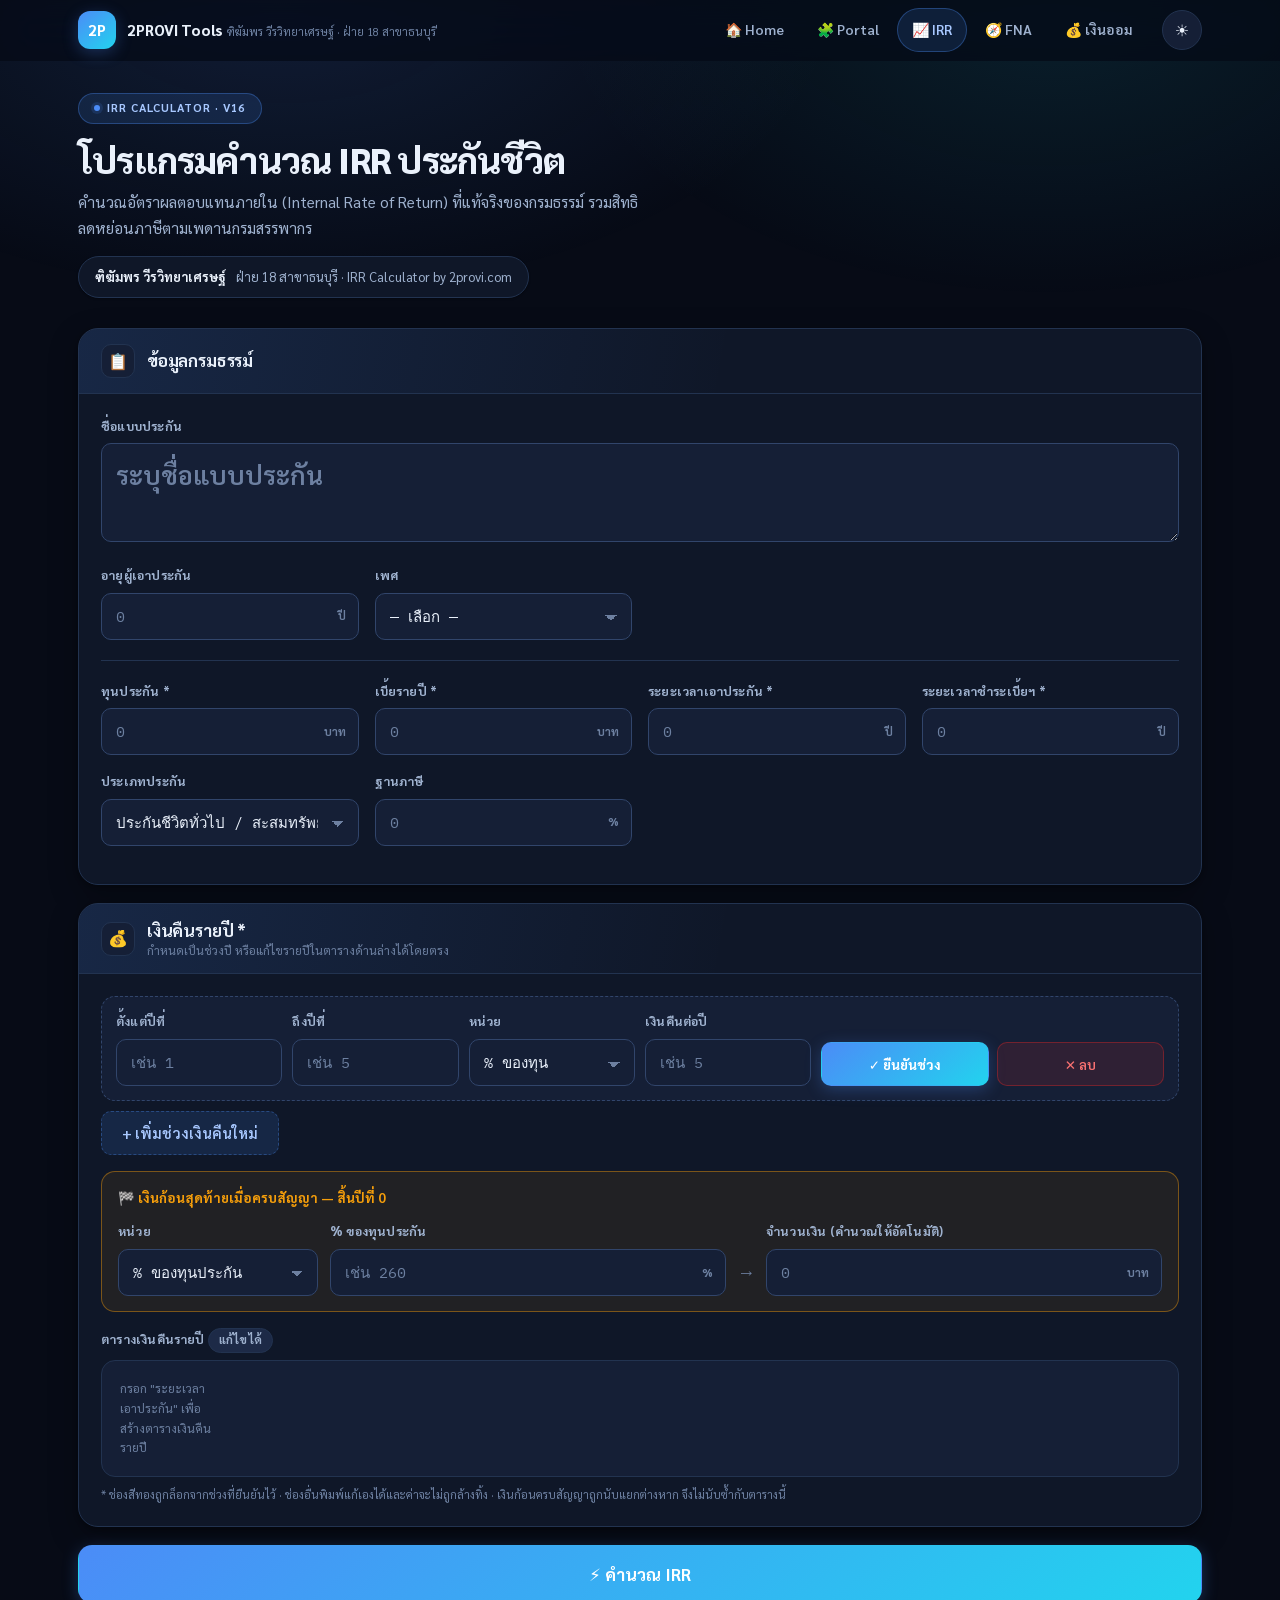
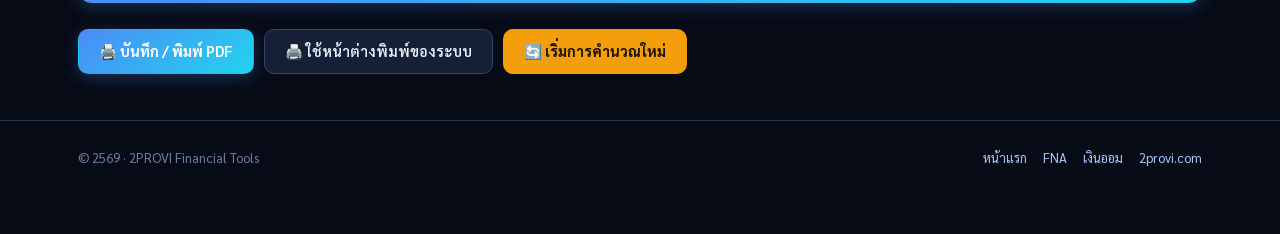
<file: irr.html>
<!DOCTYPE html>
<html lang="th" data-theme="dark" data-accent="blue">
<head>
<meta charset="UTF-8">
<meta name="viewport" content="width=device-width, initial-scale=1, viewport-fit=cover">
<meta name="description" content="โปรแกรมคำนวณ IRR ประกันชีวิต — อัตราผลตอบแทนภายในของกรมธรรม์ พร้อมสิทธิลดหย่อนภาษี">
<title>คำนวณ IRR ประกันชีวิต — 2PROVI Tools</title>
<link rel="icon" href="icons/icon.svg" type="image/svg+xml">
<link rel="icon" href="icons/favicon-32.png" sizes="32x32" type="image/png">
<link rel="apple-touch-icon" href="icons/apple-touch-icon.png">
<link rel="manifest" href="manifest.webmanifest">
<meta name="theme-color" content="#070b16" media="(prefers-color-scheme: dark)">
<meta name="theme-color" content="#f2f5fa" media="(prefers-color-scheme: light)">
<meta name="mobile-web-app-capable" content="yes">
<meta name="apple-mobile-web-app-capable" content="yes">
<meta name="apple-mobile-web-app-status-bar-style" content="black-translucent">
<meta name="apple-mobile-web-app-title" content="2PROVI Tools">
<meta name="format-detection" content="telephone=no">
<link rel="preconnect" href="https://fonts.googleapis.com">
<link rel="preconnect" href="https://fonts.gstatic.com" crossorigin>
<link href="https://fonts.googleapis.com/css2?family=Sarabun:wght@300;400;500;600;700;800&family=IBM+Plex+Mono:wght@400;500;600&display=swap" rel="stylesheet">
<link rel="stylesheet" href="assets/theme.css">
<style>
  /* ── ช่วงเงินคืน ── */
  .range-row {
    display: grid; gap: 10px; align-items: end;
    grid-template-columns: repeat(auto-fit, minmax(120px, 1fr));
    padding: 14px; margin-bottom: 10px;
    background: var(--surface-2); border: 1px dashed var(--border-2); border-radius: var(--r);
    transition: border-color .2s, background .2s;
  }
  .range-row.is-locked { border-style: solid; border-color: var(--amber); background: rgba(245,158,11,.07); }
  .range-row .actions { display: flex; gap: 8px; align-items: end; }
  .range-row .actions .btn { flex: 1; padding: 11px 12px; font-size: 13.5px; }
  .range-row .preview {
    grid-column: 1 / -1; font-size: 12.5px; color: var(--green-soft);
    background: rgba(16,185,129,.08); border-radius: var(--r-sm); padding: 7px 11px;
  }
  @media (max-width: 620px) { .range-row .actions { grid-column: 1 / -1; } }
  /* ให้ปุ่มยืนยัน/ลบ กว้างพอที่ตัวหนังสือจะอยู่บรรทัดเดียว */
  @media (min-width: 621px) { .range-row .actions { grid-column: span 2; } }

  /* ── ตารางเงินคืนรายปี ── */
  .year-grid {
    display: grid; grid-template-columns: repeat(auto-fill, minmax(112px, 1fr));
    gap: 8px; max-height: 300px; overflow-y: auto; padding: 4px;
    background: var(--surface-2); border: 1px solid var(--border); border-radius: var(--r);
  }
  .year-cell label { display: block; font-size: 10.5px; color: var(--text-3); margin-bottom: 3px; font-weight: 600; }
  .year-cell input {
    width: 100%; background: var(--surface); border: 1px solid var(--border);
    border-radius: var(--r-sm); padding: 8px 9px; color: var(--text);
    font-family: var(--mono); font-size: 12.5px; text-align: right;
  }
  .year-cell input:focus { outline: none; border-color: var(--accent); box-shadow: var(--ring); }
  .year-cell input:disabled { color: var(--amber); background: rgba(245,158,11,.08); border-color: rgba(245,158,11,.3); }
  .year-cell.is-final input { border-color: var(--accent-line); }

  .final-box {
    display: flex; align-items: center; gap: 12px; flex-wrap: wrap;
    background: rgba(245,158,11,.08); border: 1px solid rgba(245,158,11,.42);
    border-radius: var(--r); padding: 15px 16px; margin-top: 16px;
  }
  .final-box .lbl { width: 100%; font-weight: 700; color: var(--amber); font-size: 13.5px; }
  .final-box .grow { flex: 1 1 180px; min-width: 145px; }
  .final-box .unit-col { flex: 0 1 200px; }
  .final-box .arrow { color: var(--text-3); font-size: 18px; align-self: flex-end; padding-bottom: 10px; }
  .final-box .final-preview {
    width: 100%; font-size: 12.5px; color: var(--green-soft);
    background: rgba(16,185,129,.08); border-radius: var(--r-sm); padding: 7px 11px;
  }
  .final-box .final-preview:empty { display: none; }
  .final-box .final-preview.is-warn { color: var(--amber); background: rgba(245,158,11,.1); }
  @media (max-width: 700px) { .final-box .arrow { display: none; } }

  /* ให้คอลัมน์ "หน่วย" ของแถวช่วงเงินคืนกว้างพอไม่ให้ตัวหนังสือถูกตัด */
  .range-row .unit-col { grid-column: span 1; min-width: 155px; }
</style>
</head>
<body>

<header class="topbar no-print">
  <div class="topbar-inner">
    <a class="brand" href="index.html">
      <span class="brand-mark" aria-hidden="true">2P</span>
      <span class="brand-text">
        <span class="brand-name">2PROVI Tools</span>
        <span class="brand-sub">ฑิฆัมพร วีรวิทยาเศรษฐ์ · ฝ่าย 18 สาขาธนบุรี</span>
      </span>
    </a>
    <nav class="nav" aria-label="เมนูหลัก">
      <a href="https://2provi.github.io/" target="_blank" rel="noopener">🏠 Home</a>
      <a href="index.html">🧩 Portal</a>
      <a href="irr.html" aria-current="page">📈 IRR</a>
      <a href="fna.html">🧭 FNA</a>
      <a href="savings.html">💰 เงินออม</a>
    </nav>
    <button class="theme-toggle" type="button" data-theme-toggle aria-label="สลับโหมดสี">☀️</button>
  </div>
</header>

<main class="wrap" data-scroll-anchor>

  <div class="page-head">
    <span class="eyebrow">IRR CALCULATOR · V16</span>
    <h1 class="page-title">โปรแกรมคำนวณ IRR ประกันชีวิต</h1>
    <p class="page-sub">คำนวณอัตราผลตอบแทนภายใน (Internal Rate of Return) ที่แท้จริงของกรมธรรม์ รวมสิทธิลดหย่อนภาษีตามเพดานกรมสรรพากร</p>
    <a class="agent-bar no-print" href="https://digitaloffices.thailife.com/tikamporn.wer" target="_blank" rel="noopener">
      <strong>ฑิฆัมพร วีรวิทยาเศรษฐ์</strong>
      <span>ฝ่าย 18 สาขาธนบุรี · IRR Calculator by 2provi.com</span>
    </a>
  </div>

  <div class="grid mt-3" data-print-area>

    <!-- ══ 1. ข้อมูลกรมธรรม์ ══ -->
    <section class="panel">
      <div class="panel-head">
        <span class="ico" aria-hidden="true">📋</span>
        <h2>ข้อมูลกรมธรรม์</h2>
      </div>
      <div class="panel-body">
        <div class="field-grid">
          <div class="field span-all">
            <label for="planName">ชื่อแบบประกัน</label>
            <textarea id="planName" class="input" rows="2" placeholder="ระบุชื่อแบบประกัน"
              style="font-size:clamp(17px,3.4vw,26px); font-weight:600;"></textarea>
          </div>
          <div class="field">
            <label for="insuredAge">อายุผู้เอาประกัน</label>
            <span class="input-wrap">
              <input class="input" type="number" id="insuredAge" min="1" max="99" placeholder="0" inputmode="numeric">
              <span class="unit">ปี</span>
            </span>
          </div>
          <div class="field">
            <label for="insuredGender">เพศ</label>
            <select class="input" id="insuredGender">
              <option value="">— เลือก —</option>
              <option value="ชาย">ชาย</option>
              <option value="หญิง">หญิง</option>
            </select>
          </div>
        </div>

        <hr class="sep">

        <div class="field-grid">
          <div class="field">
            <label for="sumAssured">ทุนประกัน *</label>
            <span class="input-wrap">
              <input class="input" type="text" id="sumAssured" data-money placeholder="0">
              <span class="unit">บาท</span>
            </span>
          </div>
          <div class="field">
            <label for="premium">เบี้ยรายปี *</label>
            <span class="input-wrap">
              <input class="input" type="text" id="premium" data-money placeholder="0">
              <span class="unit">บาท</span>
            </span>
          </div>
          <div class="field">
            <label for="coveragePeriod">ระยะเวลาเอาประกัน *</label>
            <span class="input-wrap">
              <input class="input" type="number" id="coveragePeriod" min="1" max="99" placeholder="0" inputmode="numeric">
              <span class="unit">ปี</span>
            </span>
          </div>
          <div class="field">
            <label for="paymentPeriod">ระยะเวลาชำระเบี้ยฯ *</label>
            <span class="input-wrap">
              <input class="input" type="number" id="paymentPeriod" min="1" max="99" placeholder="0" inputmode="numeric">
              <span class="unit">ปี</span>
            </span>
          </div>
          <div class="field">
            <label for="insuranceType">ประเภทประกัน</label>
            <select class="input" id="insuranceType">
              <option value="general">ประกันชีวิตทั่วไป / สะสมทรัพย์</option>
              <option value="unitlinked">ประกันชีวิตควบการลงทุน (Unit Linked)</option>
              <option value="pension">ประกันชีวิตแบบบำนาญ (Pension)</option>
              <option value="health">ประกันสุขภาพ</option>
            </select>
          </div>
          <div class="field">
            <label for="taxRate">ฐานภาษี</label>
            <span class="input-wrap">
              <input class="input" type="number" id="taxRate" min="0" max="100" step="1" placeholder="0" inputmode="numeric">
              <span class="unit">%</span>
            </span>
          </div>
          <div class="field hidden" id="fieldIncome">
            <label for="annualIncome">รายได้ต่อปี (สำหรับบำนาญ)</label>
            <span class="input-wrap">
              <input class="input" type="text" id="annualIncome" data-money placeholder="0">
              <span class="unit">บาท</span>
            </span>
          </div>
          <div class="field hidden" id="fieldUnitPct">
            <label for="unitProtectPct">สัดส่วนเบี้ยคุ้มครองชีวิต</label>
            <span class="input-wrap">
              <input class="input" type="number" id="unitProtectPct" value="100" min="0" max="100" inputmode="numeric">
              <span class="unit">%</span>
            </span>
          </div>
          <div class="field hidden" id="fieldUsedGeneral">
            <label for="usedGeneralDeduct">ใช้สิทธิ์ลดหย่อนประกันทั่วไปแล้ว</label>
            <span class="input-wrap">
              <input class="input" type="text" id="usedGeneralDeduct" data-money placeholder="0">
              <span class="unit">บาท</span>
            </span>
          </div>
          <div class="field span-all">
            <div class="callout hidden" id="taxCapInfo"></div>
          </div>
        </div>
      </div>
    </section>

    <!-- ══ 2. เงินคืนรายปี ══ -->
    <section class="panel">
      <div class="panel-head">
        <span class="ico" aria-hidden="true">💰</span>
        <div>
          <h2>เงินคืนรายปี *</h2>
          <div class="sub">กำหนดเป็นช่วงปี หรือแก้ไขรายปีในตารางด้านล่างได้โดยตรง</div>
        </div>
      </div>
      <div class="panel-body">
        <div id="rangeList"></div>
        <button class="btn btn-dashed no-print" type="button" id="btnAddRange">+ เพิ่มช่วงเงินคืนใหม่</button>

        <div class="final-box">
          <span class="lbl">🏁 เงินก้อนสุดท้ายเมื่อครบสัญญา — <span id="lastYearText">สิ้นปีที่ 0</span></span>
          <span class="grow unit-col">
            <label class="field-label" for="finalMode">หน่วย</label>
            <select class="input" id="finalMode">
              <option value="pct">% ของทุนประกัน</option>
              <option value="baht">ระบุยอดเงิน (บาท)</option>
            </select>
          </span>
          <span class="grow">
            <label class="field-label" id="finalPctLabel" for="finalBenefitPct">% ของทุนประกัน</label>
            <span class="input-wrap">
              <input class="input" type="number" id="finalBenefitPct" min="0" step="0.01" placeholder="เช่น 260" inputmode="decimal">
              <span class="unit">%</span>
            </span>
          </span>
          <span class="arrow" id="finalArrow" aria-hidden="true">→</span>
          <span class="grow">
            <label class="field-label" id="finalBahtLabel" for="finalBenefit">จำนวนเงิน (คำนวณให้อัตโนมัติ)</label>
            <span class="input-wrap">
              <input class="input" type="text" id="finalBenefit" data-money placeholder="0">
              <span class="unit">บาท</span>
            </span>
          </span>
          <span class="final-preview" id="finalPreview"></span>
        </div>

        <p class="field-label mt-2">ตารางเงินคืนรายปี <span class="chip">แก้ไขได้</span></p>
        <div class="year-grid" id="yearGrid"></div>
        <p class="scroll-hint">
          * ช่องสีทองถูกล็อกจากช่วงที่ยืนยันไว้ · ช่องอื่นพิมพ์แก้เองได้และค่าจะไม่ถูกล้างทิ้ง ·
          เงินก้อนครบสัญญาถูกนับแยกต่างหาก จึงไม่นับซ้ำกับตารางนี้
        </p>
      </div>
    </section>

    <button class="btn btn-primary btn-lg no-print" type="button" id="btnCalc">⚡ คำนวณ IRR</button>

    <!-- ══ 3. ผลการวิเคราะห์ ══ -->
    <section class="panel hidden" id="resultsPanel">
      <div class="panel-head">
        <span class="ico" aria-hidden="true">📊</span>
        <h2>ผลการวิเคราะห์</h2>
      </div>
      <div class="panel-body stack">
        <div class="kpi-grid">
          <div class="kpi">
            <div class="kpi-label">IRR (อัตราผลตอบแทนภายใน)</div>
            <div class="kpi-value" id="resIRR">—</div>
          </div>
          <div class="kpi accent-green">
            <div class="kpi-label">กำไร / ขาดทุนสุทธิรวม</div>
            <div class="kpi-value" id="resProfit">—</div>
          </div>
          <div class="kpi">
            <div class="kpi-label">เบี้ยรวมที่ชำระ</div>
            <div class="kpi-value" id="resTotalPrem">—</div>
          </div>
          <div class="kpi accent-green">
            <div class="kpi-label">ผลประโยชน์รวม</div>
            <div class="kpi-value" id="resTotalBen">—</div>
          </div>
          <div class="kpi accent-amber">
            <div class="kpi-label">เทียบเท่าดอกเบี้ยเงินฝากก่อนหักภาษี</div>
            <div class="kpi-value warn" id="resBankEq">—</div>
            <div class="kpi-note">= IRR% ÷ 85 × 100 (ภาษีดอกเบี้ย 15%)</div>
          </div>
          <div class="kpi accent-violet">
            <div class="kpi-label">ปีที่คืนทุน (Break-even)</div>
            <div class="kpi-value" id="resBreakEven">—</div>
            <div class="kpi-note">ปีแรกที่เงินสดสะสมเป็นบวก</div>
          </div>
        </div>

        <div class="table-wrap">
          <div class="table-scroll">
            <table class="data">
              <thead>
                <tr>
                  <th scope="col">ปีที่</th>
                  <th scope="col">เบี้ยประกัน (−)</th>
                  <th scope="col">เงินคืน (+)</th>
                  <th scope="col">ภาษีคืน (+)</th>
                  <th scope="col">เงินสุทธิ</th>
                  <th scope="col">สะสม</th>
                </tr>
              </thead>
              <tbody id="cfBody"></tbody>
            </table>
          </div>
        </div>
        <p class="scroll-hint">เลื่อนตารางในแนวนอนได้บนหน้าจอเล็ก · เบี้ยชำระต้นปี เงินคืนและภาษีคืนรับสิ้นปี</p>
      </div>
    </section>

  </div>

  <div class="btn-row mt-3 no-print">
    <button class="btn btn-primary" type="button" data-export-pdf="[data-print-area]" data-file-name="IRR-Calculator">
      <span data-btn-label>🖨️ บันทึก / พิมพ์ PDF</span>
    </button>
    <button class="btn" type="button" data-print>🖨️ ใช้หน้าต่างพิมพ์ของระบบ</button>
    <button class="btn btn-warn" type="button" id="btnReset">🔄 เริ่มการคำนวณใหม่</button>
  </div>

</main>

<footer class="site-footer no-print">
  <div class="wrap">
    <div>© <span data-year></span> · 2PROVI Financial Tools</div>
    <div class="footer-links">
      <a href="index.html">หน้าแรก</a>
      <a href="fna.html">FNA</a>
      <a href="savings.html">เงินออม</a>
      <a href="https://2provi.github.io/" target="_blank" rel="noopener">2provi.com</a>
    </div>
  </div>
</footer>

<nav class="botnav no-print" aria-label="เมนูหลัก (มือถือ)">
  <div class="botnav-inner">
    <a href="index.html"><span class="ic" aria-hidden="true">🧩</span>Portal</a>
    <a href="irr.html" aria-current="page"><span class="ic" aria-hidden="true">📈</span>IRR</a>
    <a href="fna.html"><span class="ic" aria-hidden="true">🧭</span>FNA</a>
    <a href="savings.html"><span class="ic" aria-hidden="true">💰</span>เงินออม</a>
  </div>
</nav>

<script src="assets/common.js"></script>
<script>
(function () {
  'use strict';
  const { byId, $$, num, fmt, money, toast } = App;

  /* ══ STATE ══ */
  let ranges = [];        // [{id, s, e, mode:'pct'|'baht', input, v}]
  let manual = {};        // { ปีที่ : จำนวนเงินที่ผู้ใช้พิมพ์เอง }
  let lockedMap = {};     // { ปีที่ : จำนวนเงินจากช่วงที่ล็อกไว้ }
  let rowSeq = 0;

  const covPeriod = () => Math.max(0, Math.min(99, parseInt(byId('coveragePeriod').value, 10) || 0));
  const payPeriod = () => Math.max(0, Math.min(99, parseInt(byId('paymentPeriod').value, 10) || 0));
  const sumAssured = () => num(byId('sumAssured').value);

  /* ══ สิทธิลดหย่อนภาษี (เพดานกรมสรรพากร) ══
     1. ทั่วไป/สะสมทรัพย์  : สูงสุด 100,000 ฿/ปี
     2. Unit Linked        : เฉพาะส่วนคุ้มครองชีวิต สูงสุด 100,000 ฿/ปี
     3. บำนาญ              : สูงสุด 200,000 ฿ และไม่เกิน 15% ของรายได้
                             + สิทธิ์ทั่วไปที่ยังไม่ใช้ รวมไม่เกิน 300,000 ฿
     4. สุขภาพ             : สูงสุด 25,000 ฿ และรวมกับทั่วไปไม่เกิน 100,000 ฿ */
  function taxDeduction(prem, type, taxRate, income, unitPct, usedGeneral) {
    let deductible = 0, info = '';
    if (type === 'general') {
      deductible = Math.min(prem, 100000);
      info = 'ประกันทั่วไป / สะสมทรัพย์: ลดหย่อนได้ ' + money(deductible) + ' ฿ (เพดาน 100,000 ฿/ปี)';
    } else if (type === 'unitlinked') {
      const protectPrem = prem * (unitPct / 100);
      deductible = Math.min(protectPrem, 100000);
      info = 'Unit Linked: เบี้ยส่วนคุ้มครอง ' + money(protectPrem) + ' ฿ → ลดหย่อนได้ ' + money(deductible) + ' ฿ (เพดาน 100,000 ฿/ปี)';
    } else if (type === 'pension') {
      const cap15 = income * 0.15;
      const baseCap = Math.min(prem, 200000, cap15 > 0 ? cap15 : Infinity);
      const bonusCap = Math.min(Math.max(0, 100000 - usedGeneral), 100000);
      deductible = Math.min(baseCap + bonusCap, 300000);
      info = 'บำนาญ: เพดาน 200,000 ฿ และไม่เกิน 15% ของรายได้' + (income > 0 ? ' (' + money(cap15) + ' ฿)' : ' (ยังไม่ได้กรอกรายได้)') + '\n' +
             '→ ส่วนฐาน: ' + money(baseCap) + ' ฿' +
             (bonusCap > 0 ? '  |  สิทธิ์ทั่วไปที่ยังไม่ใช้: +' + money(bonusCap) + ' ฿' : '') + '\n' +
             '→ ลดหย่อนได้รวม: ' + money(deductible) + ' ฿ (เพดานรวม 300,000 ฿/ปี)';
    } else if (type === 'health') {
      deductible = Math.min(Math.min(prem, 25000), Math.max(0, 100000 - usedGeneral));
      info = 'ประกันสุขภาพ: ลดหย่อนได้ ' + money(deductible) + ' ฿ (เพดาน 25,000 ฿ และรวมกับทั่วไปไม่เกิน 100,000 ฿/ปี)';
    }
    return { deductible, taxSaving: deductible * (taxRate / 100), info };
  }

  function currentTax() {
    return taxDeduction(
      num(byId('premium').value),
      byId('insuranceType').value,
      parseFloat(byId('taxRate').value) || 0,
      num(byId('annualIncome').value),
      parseFloat(byId('unitProtectPct').value) || 100,
      num(byId('usedGeneralDeduct').value)
    );
  }

  function updateTaxUI() {
    const type = byId('insuranceType').value;
    byId('fieldIncome').classList.toggle('hidden', type !== 'pension');
    byId('fieldUnitPct').classList.toggle('hidden', type !== 'unitlinked');
    byId('fieldUsedGeneral').classList.toggle('hidden', !(type === 'pension' || type === 'health'));

    const box = byId('taxCapInfo');
    const prem = num(byId('premium').value);
    const rate = parseFloat(byId('taxRate').value) || 0;
    if (!prem || !rate) { box.classList.add('hidden'); box.innerHTML = ''; return; }

    const { taxSaving, info } = currentTax();
    box.classList.remove('hidden');
    box.innerHTML =
      '<span class="ic" aria-hidden="true">📌</span><span><strong>สรุปสิทธิ์ลดหย่อนภาษี</strong><br>' +
      info.replace(/\n/g, '<br>') +
      '<br><span style="color:var(--green)">💰 ประหยัดภาษีต่อปี: <strong>' + money(taxSaving) + ' บาท</strong></span></span>';
  }

  ['insuranceType', 'premium', 'taxRate', 'annualIncome', 'unitProtectPct', 'usedGeneralDeduct']
    .forEach(id => {
      const el = byId(id);
      el.addEventListener('input', updateTaxUI);
      el.addEventListener('change', updateTaxUI);
    });

  /* ══ เงินก้อนสุดท้าย: เลือกได้ว่าจะกรอกเป็น % ของทุนประกัน หรือใส่ยอดเงินตรงๆ ══
     โหมด pct  → พิมพ์ %  แล้วช่องบาทคำนวณให้ (ช่องบาทเป็น read-only)
     โหมด baht → พิมพ์ยอดเงินได้เลย แล้วช่อง % จะแสดงย้อนกลับให้ดูว่าคิดเป็นกี่ % ของทุน */
  const finalMode = () => byId('finalMode').value;

  function recalcFinal() {
    const pctEl = byId('finalBenefitPct');
    const bahtEl = byId('finalBenefit');
    const prev = byId('finalPreview');
    const sa = sumAssured();

    if (finalMode() === 'pct') {
      const pct = parseFloat(pctEl.value);
      if (isFinite(pct) && pct > 0) {
        if (sa > 0) {
          bahtEl.value = money((pct / 100) * sa);
          prev.className = 'final-preview';
          prev.textContent = '= ' + money((pct / 100) * sa) + ' บาท (' + pct + '% ของทุนประกัน ' + money(sa) + ' บาท)';
        } else {
          bahtEl.value = '';
          prev.className = 'final-preview is-warn';
          prev.textContent = 'กรุณากรอกทุนประกันก่อน จึงจะแปลง % เป็นจำนวนเงินได้ — หรือเปลี่ยนหน่วยเป็น "ระบุยอดเงิน"';
        }
      } else {
        bahtEl.value = '';
        prev.textContent = '';
      }
    } else {
      const baht = num(bahtEl.value);
      if (baht > 0 && sa > 0) {
        const pct = (baht / sa) * 100;
        pctEl.value = pct.toFixed(2);
        prev.className = 'final-preview';
        prev.textContent = '= ' + money(baht) + ' บาท (คิดเป็น ' + pct.toFixed(2) + '% ของทุนประกัน ' + money(sa) + ' บาท)';
      } else {
        pctEl.value = '';
        prev.className = 'final-preview';
        prev.textContent = baht > 0 ? '= ' + money(baht) + ' บาท' : '';
      }
    }
  }

  function syncFinalMode() {
    const pctMode = finalMode() === 'pct';
    const pctEl = byId('finalBenefitPct');
    const bahtEl = byId('finalBenefit');

    pctEl.disabled = !pctMode;
    bahtEl.readOnly = pctMode;
    byId('finalArrow').textContent = pctMode ? '→' : '←';
    byId('finalPctLabel').textContent = pctMode ? '% ของทุนประกัน' : '% ของทุนประกัน (คำนวณย้อนกลับ)';
    byId('finalBahtLabel').textContent = pctMode ? 'จำนวนเงิน (คำนวณให้อัตโนมัติ)' : 'จำนวนเงิน (พิมพ์ยอดได้เลย)';
    bahtEl.placeholder = pctMode ? '0' : 'เช่น 2,600,000';
    recalcFinal();
  }

  byId('finalMode').addEventListener('change', syncFinalMode);
  byId('finalBenefitPct').addEventListener('input', recalcFinal);
  byId('finalBenefit').addEventListener('input', recalcFinal);

  /* ══ ตารางเงินคืนรายปี ══ */
  function rebuildLockedMap() {
    const covP = covPeriod();
    lockedMap = {};
    ranges.forEach(r => {
      for (let y = r.s; y <= Math.min(r.e, covP); y++) lockedMap[y] = r.v;
    });
  }

  function yearReturn(y) {
    if (lockedMap[y] != null) return lockedMap[y];
    return manual[y] || 0;
  }

  function renderYearGrid() {
    const covP = covPeriod();
    byId('lastYearText').textContent = 'สิ้นปีที่ ' + covP;
    rebuildLockedMap();

    const grid = byId('yearGrid');
    grid.innerHTML = '';
    if (!covP) {
      grid.innerHTML = '<p class="muted small" style="padding:14px">กรอก "ระยะเวลาเอาประกัน" เพื่อสร้างตารางเงินคืนรายปี</p>';
      return;
    }

    const frag = document.createDocumentFragment();
    for (let y = 1; y <= covP; y++) {
      const locked = lockedMap[y] != null;
      const cell = document.createElement('div');
      cell.className = 'year-cell' + (y === covP ? ' is-final' : '');
      cell.innerHTML =
        '<label for="yr-' + y + '">ปีที่ ' + y + (y === covP ? ' 🏁' : '') + '</label>' +
        '<input type="text" id="yr-' + y + '" data-year="' + y + '" inputmode="decimal"' +
        (locked ? ' disabled' : '') + ' value="' + money(locked ? lockedMap[y] : (manual[y] || 0)) + '">';
      frag.appendChild(cell);
    }
    grid.appendChild(frag);

    // ค่าที่พิมพ์เองจะถูกจำไว้ ไม่ถูกล้างเมื่อ re-render (บั๊กเดิม)
    $$('#yearGrid input:not([disabled])').forEach(inp => {
      App.bindMoneyInput(inp);
      inp.addEventListener('input', function () { manual[+this.dataset.year] = num(this.value); });
      inp.addEventListener('focus', function () { if (num(this.value) === 0) this.select(); });
    });
  }

  byId('coveragePeriod').addEventListener('input', renderYearGrid);

  /* เมื่อทุนประกันเปลี่ยน ช่วงที่กรอกเป็น % ต้องคิดเป็นบาทใหม่ (บั๊กเดิม: ค่าค้างของเก่า) */
  byId('sumAssured').addEventListener('input', () => {
    const sa = sumAssured();
    let changed = false;
    ranges.forEach(r => {
      if (r.mode === 'pct') { r.v = (r.input / 100) * sa; changed = true; }
    });
    if (changed) {
      $$('#rangeList .range-row.is-locked').forEach(row => {
        const r = ranges.find(x => x.id === row.dataset.rangeId);
        const pv = row.querySelector('.preview');
        if (r && pv) pv.textContent = '= ' + money(r.v) + ' บาท/ปี (' + r.input + '% ของ ' + money(sa) + ' บาท)';
      });
    }
    recalcFinal();
    renderYearGrid();
  });

  /* ══ ช่วงเงินคืน ══ */
  function addRangeRow() {
    const id = 'rg-' + (rowSeq++);
    const row = document.createElement('div');
    row.className = 'range-row';
    row.dataset.rangeId = id;
    row.innerHTML =
      '<div class="field"><label>ตั้งแต่ปีที่</label>' +
        '<input class="input rg-s" type="number" min="1" max="99" placeholder="เช่น 1" inputmode="numeric"></div>' +
      '<div class="field"><label>ถึงปีที่</label>' +
        '<input class="input rg-e" type="number" min="1" max="99" placeholder="เช่น 5" inputmode="numeric"></div>' +
      '<div class="field unit-col"><label>หน่วย</label>' +
        '<select class="input rg-mode"><option value="pct">% ของทุน</option><option value="baht">บาท/ปี</option></select></div>' +
      '<div class="field"><label>เงินคืนต่อปี</label>' +
        '<input class="input rg-v" type="number" min="0" step="0.01" placeholder="เช่น 5" inputmode="decimal"></div>' +
      '<div class="actions">' +
        '<button type="button" class="btn btn-primary rg-lock">✓ ยืนยันช่วง</button>' +
        '<button type="button" class="btn btn-danger rg-del">✕ ลบ</button>' +
      '</div>';

    row.querySelector('.rg-lock').addEventListener('click', () => {
      const s = parseInt(row.querySelector('.rg-s').value, 10);
      const e = parseInt(row.querySelector('.rg-e').value, 10);
      const mode = row.querySelector('.rg-mode').value;
      const inputVal = parseFloat(row.querySelector('.rg-v').value);
      const covP = covPeriod();

      // ใช้ toast แทน alert() — alert ถูกบล็อกเงียบๆ ใน sandboxed iframe
      if (!s || !e || !isFinite(inputVal) || inputVal === 0) return toast('กรุณากรอกช่วงปีและจำนวนเงินคืนให้ครบ', 'error');
      if (s > e) return toast('ปีเริ่มต้นต้องน้อยกว่าหรือเท่ากับปีสิ้นสุด', 'error');
      if (covP && e > covP) return toast('ช่วงปีเกินระยะเวลาเอาประกัน (' + covP + ' ปี)', 'error');

      const sa = sumAssured();
      if (mode === 'pct' && !sa) return toast('กรุณากรอกทุนประกันก่อน จึงจะแปลง % เป็นจำนวนเงินได้', 'error');
      const v = mode === 'pct' ? (inputVal / 100) * sa : inputVal;

      row.querySelectorAll('input, select').forEach(i => { i.disabled = true; });
      row.querySelector('.rg-lock').classList.add('hidden');
      row.classList.add('is-locked');

      const pv = document.createElement('div');
      pv.className = 'preview';
      pv.textContent = mode === 'pct'
        ? '= ' + money(v) + ' บาท/ปี (' + inputVal + '% ของ ' + money(sa) + ' บาท)'
        : '= ' + money(v) + ' บาท/ปี × ' + (e - s + 1) + ' ปี';
      row.appendChild(pv);

      ranges.push({ id, s, e, mode, input: inputVal, v });
      renderYearGrid();
      toast('ยืนยันช่วงปีที่ ' + s + '–' + e + ' แล้ว', 'ok', 2000);
    });

    row.querySelector('.rg-del').addEventListener('click', () => {
      ranges = ranges.filter(r => r.id !== id);
      row.remove();
      renderYearGrid();
    });

    byId('rangeList').appendChild(row);
  }
  byId('btnAddRange').addEventListener('click', addRangeRow);

  /* ══ IRR SOLVER ══
     เดิมใช้ Newton-Raphson จุดเริ่ม 0.05 อย่างเดียว ซึ่งลู่ออกได้ง่าย
     (ได้ค่า null หรือค่าเพี้ยน) จึงเปลี่ยนมาใช้ bisection ที่การันตี
     การลู่เข้าเมื่อกระแสเงินสดมีทั้งบวกและลบ */
  function npv(cfs, r) {
    let s = 0;
    for (let t = 0; t < cfs.length; t++) s += cfs[t] / Math.pow(1 + r, t);
    return s;
  }
  function solveIRR(cfs) {
    if (!cfs.some(c => c > 0) || !cfs.some(c => c < 0)) return null;
    let lo = -0.9999, hi = 1, flo = npv(cfs, lo), fhi = npv(cfs, hi);
    let guard = 0;
    while (flo * fhi > 0 && guard++ < 40) { hi *= 2; fhi = npv(cfs, hi); if (hi > 1e6) return null; }
    if (flo * fhi > 0) return null;
    for (let i = 0; i < 400; i++) {
      const mid = (lo + hi) / 2, fm = npv(cfs, mid);
      if (Math.abs(fm) < 1e-9 || (hi - lo) < 1e-13) return mid;
      if (flo * fm <= 0) { hi = mid; fhi = fm; } else { lo = mid; flo = fm; }
    }
    return (lo + hi) / 2;
  }

  /* ══ คำนวณ ══ */
  byId('btnCalc').addEventListener('click', () => {
    const prem = num(byId('premium').value);
    const covP = covPeriod();
    const payP = payPeriod();
    const finalB = num(byId('finalBenefit').value);

    if (!prem || !covP) return toast('กรุณากรอกเบี้ยรายปีและระยะเวลาเอาประกัน', 'error');
    if (!payP) return toast('กรุณากรอกระยะเวลาชำระเบี้ยประกัน', 'error');
    if (payP > covP) return toast('ระยะเวลาชำระเบี้ย (' + payP + ' ปี) มากกว่าระยะเวลาเอาประกัน (' + covP + ' ปี)', 'error', 4500);

    rebuildLockedMap();
    const { taxSaving } = currentTax();

    const rows = [];
    let totalPrem = 0, totalBen = 0;
    for (let t = 0; t <= covP; t++) {
      const p = (t < payP) ? prem : 0;                       // เบี้ยจ่ายต้นปี t+1
      const tr = (t >= 1 && t <= payP) ? taxSaving : 0;      // ภาษีคืนสิ้นปี
      let ret = t >= 1 ? yearReturn(t) : 0;                  // เงินคืนสิ้นปี
      if (t === covP) ret += finalB;                         // เงินก้อนครบสัญญา (นับครั้งเดียว)
      totalPrem += p;
      totalBen += ret + tr;
      rows.push({ t, p, ret, tr, cf: -p + ret + tr });
    }

    const irr = solveIRR(rows.map(r => r.cf));
    const netProfit = rows.reduce((a, b) => a + b.cf, 0);

    byId('resIRR').textContent = irr !== null ? (irr * 100).toFixed(4) + '%' : 'คำนวณไม่ได้';
    byId('resIRR').className = 'kpi-value' + (irr === null ? '' : irr < 0 ? ' neg' : ' pos');
    byId('resProfit').innerHTML = money(netProfit) + '<span class="kpi-unit">บาท</span>';
    byId('resProfit').className = 'kpi-value ' + (netProfit < 0 ? 'neg' : 'pos');
    byId('resTotalPrem').innerHTML = money(totalPrem) + '<span class="kpi-unit">บาท</span>';
    byId('resTotalBen').innerHTML = money(totalBen) + '<span class="kpi-unit">บาท</span>';
    byId('resBankEq').textContent = irr !== null ? ((irr * 100) / 85 * 100).toFixed(4) + '%' : 'คำนวณไม่ได้';

    if (irr === null) {
      toast('กระแสเงินสดยังไม่มีทั้งเงินเข้าและเงินออก จึงหา IRR ไม่ได้ — กรุณากรอกเงินคืนหรือเงินก้อนครบสัญญา', 'error', 5500);
    }

    let cum = 0, breakEven = null;
    byId('cfBody').innerHTML = rows.map(r => {
      cum += r.cf;
      if (breakEven === null && r.t > 0 && cum >= 0) breakEven = r.t;
      const cfCls = r.cf > 0 ? 'pos' : r.cf < 0 ? 'neg' : 'zero';
      const cumCls = cum > 0 ? 'pos' : cum < 0 ? 'neg' : 'zero';
      return '<tr>' +
        '<td>ปีที่ ' + r.t + '</td>' +
        '<td class="' + (r.p ? 'neg' : 'zero') + '">' + (r.p ? money(r.p) + ' ฿' : '—') + '</td>' +
        '<td class="' + (r.ret ? 'pos' : 'zero') + '">' + (r.ret ? money(r.ret) + ' ฿' : '—') + '</td>' +
        '<td class="' + (r.tr ? 'pos' : 'zero') + '">' + (r.tr ? money(r.tr) + ' ฿' : '—') + '</td>' +
        '<td class="' + cfCls + '">' + money(r.cf) + ' ฿</td>' +
        '<td class="' + cumCls + '">' + money(cum) + ' ฿</td>' +
        '</tr>';
    }).join('');

    byId('resBreakEven').textContent = breakEven !== null ? 'ปีที่ ' + breakEven : 'ยังไม่คืนทุน';
    byId('resBreakEven').className = 'kpi-value' + (breakEven !== null ? '' : ' warn');

    const panel = byId('resultsPanel');
    panel.classList.remove('hidden');
    const y = panel.getBoundingClientRect().top + window.pageYOffset - 70;
    window.scrollTo({ top: Math.max(0, y), behavior: 'smooth' });
  });

  /* ══ RESET ══ */
  byId('btnReset').addEventListener('click', () => {
    App.confirm('ต้องการเริ่มการคำนวณใหม่ทั้งหมดใช่ไหมคะ?\n(ข้อมูลที่กรอกไว้จะหายทั้งหมด)', doReset);
  });
  function doReset() {
    ['planName', 'insuredAge', 'sumAssured', 'premium', 'coveragePeriod', 'paymentPeriod',
     'taxRate', 'finalBenefit', 'finalBenefitPct', 'annualIncome', 'usedGeneralDeduct']
      .forEach(id => { const el = byId(id); if (el) el.value = ''; });
    byId('unitProtectPct').value = '100';
    byId('insuredGender').selectedIndex = 0;
    byId('insuranceType').selectedIndex = 0;

    byId('finalMode').selectedIndex = 0;
    byId('finalPreview').textContent = '';

    ranges = []; manual = {}; lockedMap = {};
    byId('rangeList').innerHTML = '';
    addRangeRow();
    renderYearGrid();
    updateTaxUI();
    syncFinalMode();

    byId('resultsPanel').classList.add('hidden');
    byId('cfBody').innerHTML = '';
    ['resIRR', 'resProfit', 'resTotalPrem', 'resTotalBen', 'resBankEq', 'resBreakEven']
      .forEach(id => { byId(id).textContent = '—'; byId(id).className = 'kpi-value'; });

    window.scrollTo({ top: 0, behavior: 'smooth' });
    toast('ล้างข้อมูลเรียบร้อยแล้ว', 'ok', 2000);
  }

  /* ══ ตอนสร้าง PDF ให้กางผลลัพธ์เสมอ ══ */
  window.__beforeExport = function () { byId('resultsPanel').classList.remove('hidden'); };

  /* ══ INIT ══ */
  addRangeRow();
  renderYearGrid();
  updateTaxUI();
  syncFinalMode();
})();
</script>
</body>
</html>
</file>
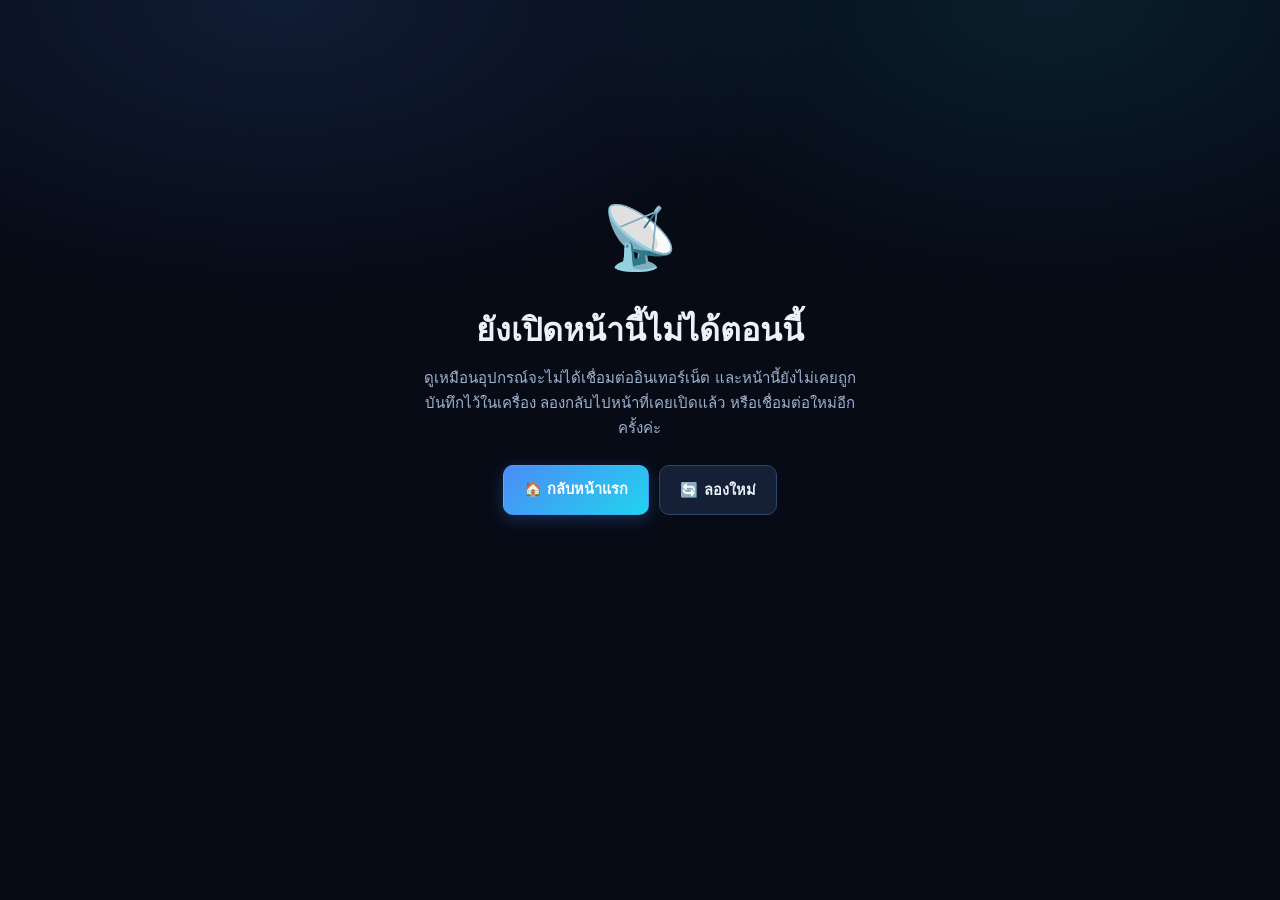
<file: offline.html>
<!DOCTYPE html>
<html lang="th" data-theme="dark" data-accent="blue">
<head>
<meta charset="UTF-8">
<meta name="viewport" content="width=device-width, initial-scale=1, viewport-fit=cover">
<title>ออฟไลน์ — 2PROVI Tools</title>
<link rel="icon" href="icons/icon.svg" type="image/svg+xml">
<link rel="stylesheet" href="assets/theme.css">
<style>
  .offline-hero { min-height: 78vh; display: grid; place-items: center; text-align: center; padding: 30px 0; }
  .offline-hero .ic { font-size: 62px; margin-bottom: 14px; }
  .offline-hero h1 { font-size: clamp(23px, 5vw, 32px); font-weight: 800; margin-bottom: 10px; }
  .offline-hero p { color: var(--text-2); max-width: 46ch; margin: 0 auto 24px; }
</style>
</head>
<body>
<main class="wrap">
  <div class="offline-hero">
    <div>
      <div class="ic" aria-hidden="true">📡</div>
      <h1>ยังเปิดหน้านี้ไม่ได้ตอนนี้</h1>
      <p>ดูเหมือนอุปกรณ์จะไม่ได้เชื่อมต่ออินเทอร์เน็ต และหน้านี้ยังไม่เคยถูกบันทึกไว้ในเครื่อง
         ลองกลับไปหน้าที่เคยเปิดแล้ว หรือเชื่อมต่อใหม่อีกครั้งค่ะ</p>
      <div class="btn-row" style="justify-content:center">
        <a class="btn btn-primary" href="index.html">🏠 กลับหน้าแรก</a>
        <button class="btn" type="button" onclick="location.reload()">🔄 ลองใหม่</button>
      </div>
    </div>
  </div>
</main>
<script src="assets/common.js"></script>
</body>
</html>
</file>
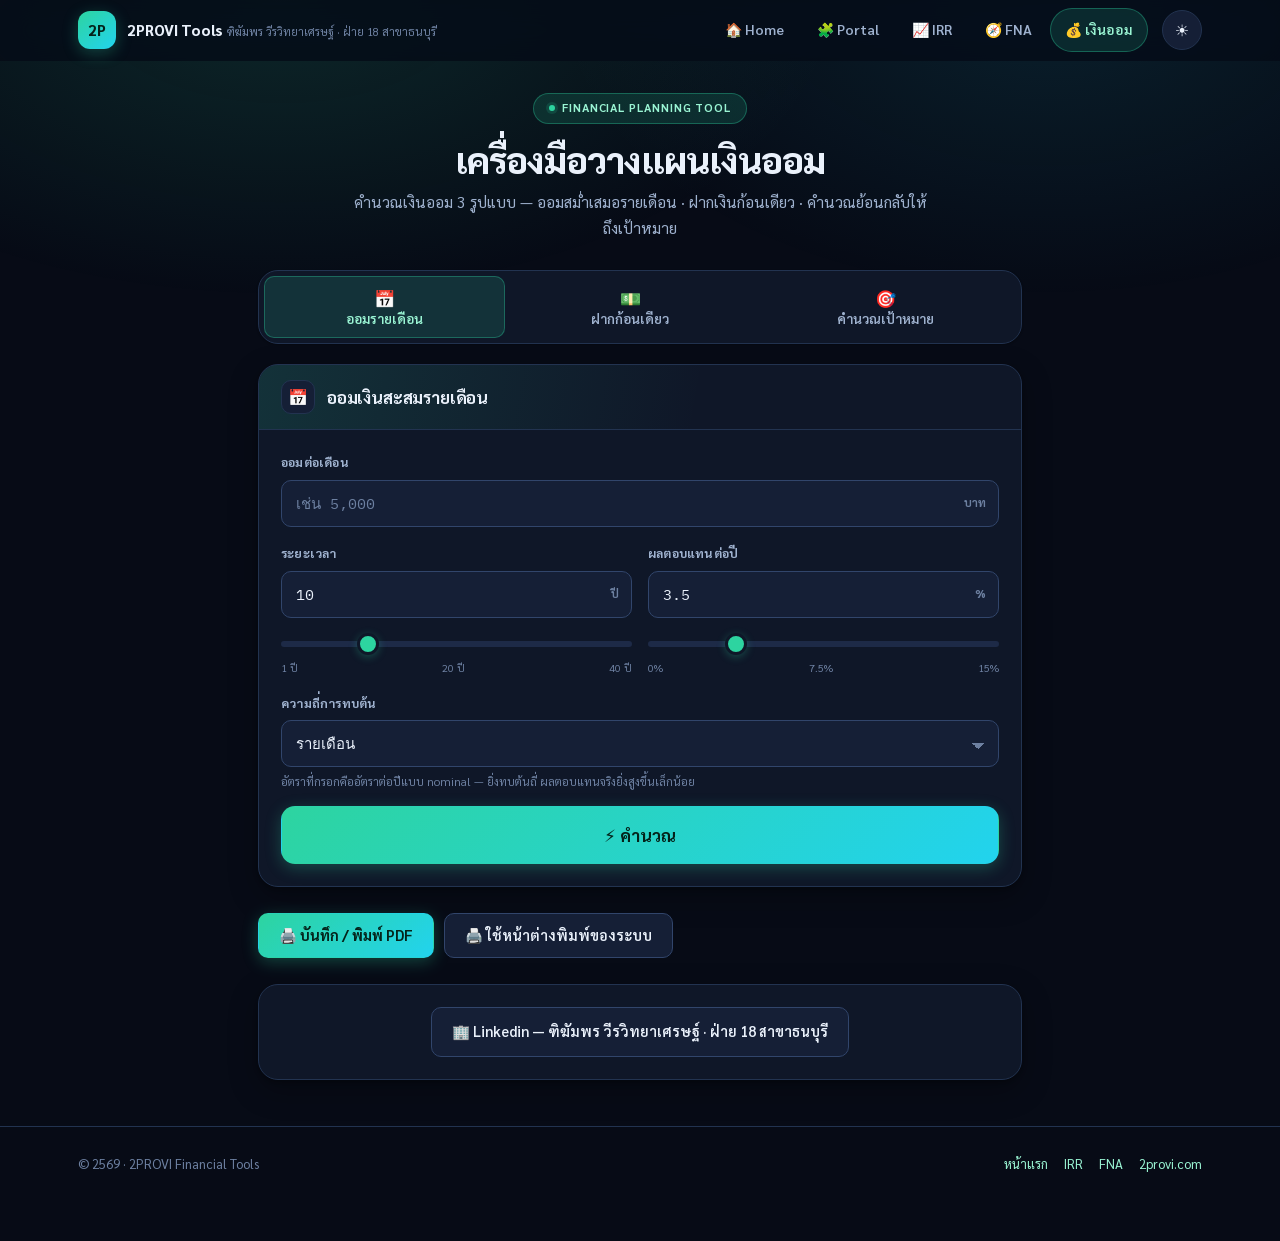
<file: savings.html>
<!DOCTYPE html>
<html lang="th" data-theme="dark" data-accent="green">
<head>
<meta charset="UTF-8">
<meta name="viewport" content="width=device-width, initial-scale=1, viewport-fit=cover">
<meta name="description" content="เครื่องมือวางแผนเงินออม — คำนวณออมรายเดือน ฝากเงินก้อน และคำนวณย้อนกลับให้ถึงเป้าหมาย พร้อมดอกเบี้ยทบต้น">
<title>วางแผนเงินออม — 2PROVI Tools</title>
<link rel="icon" href="icons/icon.svg" type="image/svg+xml">
<link rel="icon" href="icons/favicon-32.png" sizes="32x32" type="image/png">
<link rel="apple-touch-icon" href="icons/apple-touch-icon.png">
<link rel="manifest" href="manifest.webmanifest">
<meta name="theme-color" content="#070b16" media="(prefers-color-scheme: dark)">
<meta name="theme-color" content="#f2f5fa" media="(prefers-color-scheme: light)">
<meta name="mobile-web-app-capable" content="yes">
<meta name="apple-mobile-web-app-capable" content="yes">
<meta name="apple-mobile-web-app-status-bar-style" content="black-translucent">
<meta name="apple-mobile-web-app-title" content="2PROVI Tools">
<meta name="format-detection" content="telephone=no">
<link rel="preconnect" href="https://fonts.googleapis.com">
<link rel="preconnect" href="https://fonts.gstatic.com" crossorigin>
<link href="https://fonts.googleapis.com/css2?family=Sarabun:wght@300;400;500;600;700;800&family=IBM+Plex+Mono:wght@400;500;600&display=swap" rel="stylesheet">
<link rel="stylesheet" href="assets/theme.css">
<style>
  .progress-wrap { margin-top: 16px; }
  .progress-top { display: flex; justify-content: space-between; font-size: 12px; color: var(--text-2); margin-bottom: 6px; }
  .progress-bar { height: 9px; background: var(--surface-3); border-radius: 99px; overflow: hidden; }
  .progress-fill {
    height: 100%; width: 0%; border-radius: 99px;
    background: linear-gradient(90deg, var(--accent), var(--accent-2));
    transition: width .8s cubic-bezier(.16,1,.3,1);
  }
  .scenario-grid { display: grid; grid-template-columns: repeat(auto-fit, minmax(140px, 1fr)); gap: 10px; }
  .scenario {
    background: var(--surface-2); border: 1px solid var(--border); border-radius: var(--r); padding: 13px 15px;
  }
  .scenario.is-current { background: var(--accent-tint); border-color: var(--accent-line); }
  .scenario .y { font-size: 11px; color: var(--text-3); font-weight: 700; letter-spacing: .05em; }
  .scenario .v { font-family: var(--mono); font-size: 17px; font-weight: 700; margin-top: 4px; }
  .scenario.is-current .v { color: var(--accent); }
  .scenario .u { font-size: 10.5px; color: var(--text-3); }
</style>
</head>
<body>

<header class="topbar no-print">
  <div class="topbar-inner">
    <a class="brand" href="index.html">
      <span class="brand-mark" aria-hidden="true">2P</span>
      <span class="brand-text">
        <span class="brand-name">2PROVI Tools</span>
        <span class="brand-sub">ฑิฆัมพร วีรวิทยาเศรษฐ์ · ฝ่าย 18 สาขาธนบุรี</span>
      </span>
    </a>
    <nav class="nav" aria-label="เมนูหลัก">
      <a href="https://2provi.github.io/" target="_blank" rel="noopener">🏠 Home</a>
      <a href="index.html">🧩 Portal</a>
      <a href="irr.html">📈 IRR</a>
      <a href="fna.html">🧭 FNA</a>
      <a href="savings.html" aria-current="page">💰 เงินออม</a>
    </nav>
    <button class="theme-toggle" type="button" data-theme-toggle aria-label="สลับโหมดสี">☀️</button>
  </div>
</header>

<main class="wrap wrap-narrow" data-scroll-anchor>

  <div class="page-head center">
    <span class="eyebrow">FINANCIAL PLANNING TOOL</span>
    <h1 class="page-title">เครื่องมือวางแผนเงินออม</h1>
    <p class="page-sub" style="margin:0 auto">คำนวณเงินออม 3 รูปแบบ — ออมสม่ำเสมอรายเดือน · ฝากเงินก้อนเดียว · คำนวณย้อนกลับให้ถึงเป้าหมาย</p>
  </div>

  <div class="tabs mt-3" role="tablist" aria-label="รูปแบบการออม">
    <button class="tab" role="tab" type="button" data-tab="m"><span class="ic">📅</span>ออมรายเดือน</button>
    <button class="tab" role="tab" type="button" data-tab="l"><span class="ic">💵</span>ฝากก้อนเดียว</button>
    <button class="tab" role="tab" type="button" data-tab="g"><span class="ic">🎯</span>คำนวณเป้าหมาย</button>
  </div>

  <div data-print-area>

  <!-- ══ MODE M ══ -->
  <section class="tabpanel" data-tabpanel="m" role="tabpanel">
    <div class="panel">
      <div class="panel-head"><span class="ico" aria-hidden="true">📅</span><h2>ออมเงินสะสมรายเดือน</h2></div>
      <div class="panel-body">
        <div class="field-grid two">
          <div class="field span-all">
            <label for="m-monthly">ออมต่อเดือน</label>
            <span class="input-wrap">
              <input class="input" type="text" id="m-monthly" data-money placeholder="เช่น 5,000">
              <span class="unit">บาท</span>
            </span>
          </div>
          <div class="field">
            <label for="m-years">ระยะเวลา</label>
            <span class="input-wrap">
              <input class="input" type="number" id="m-years" min="1" max="40" value="10" inputmode="numeric" data-sync="m-years-r">
              <span class="unit">ปี</span>
            </span>
            <div class="slider">
              <input type="range" id="m-years-r" min="1" max="40" value="10" data-sync="m-years" aria-label="ระยะเวลาออมเป็นปี">
              <div class="slider-ticks"><span>1 ปี</span><span>20 ปี</span><span>40 ปี</span></div>
            </div>
          </div>
          <div class="field">
            <label for="m-rate">ผลตอบแทนต่อปี</label>
            <span class="input-wrap">
              <input class="input" type="number" id="m-rate" min="0" max="20" step="0.1" value="3.5" inputmode="decimal" data-sync="m-rate-r">
              <span class="unit">%</span>
            </span>
            <div class="slider">
              <input type="range" id="m-rate-r" min="0" max="15" step="0.1" value="3.5" data-sync="m-rate" aria-label="อัตราผลตอบแทนต่อปี">
              <div class="slider-ticks"><span>0%</span><span>7.5%</span><span>15%</span></div>
            </div>
          </div>
          <div class="field span-all">
            <label for="m-compound">ความถี่การทบต้น</label>
            <select class="input" id="m-compound">
              <option value="12">รายเดือน</option>
              <option value="4">รายไตรมาส</option>
              <option value="1">รายปี</option>
            </select>
            <div class="help">อัตราที่กรอกคืออัตราต่อปีแบบ nominal — ยิ่งทบต้นถี่ ผลตอบแทนจริงยิ่งสูงขึ้นเล็กน้อย</div>
          </div>
          <div class="field span-all">
            <button class="btn btn-primary btn-lg" type="button" id="btn-m">⚡ คำนวณ</button>
          </div>
        </div>
      </div>
    </div>

    <div class="panel mt-2 hidden" id="m-result">
      <div class="panel-head"><span class="ico" aria-hidden="true">📊</span><h2>ผลการคำนวณ</h2></div>
      <div class="panel-body stack">
        <div class="hero-result">
          <div class="hero-label">เงินทั้งหมดเมื่อครบกำหนด</div>
          <div class="hero-value" id="m-total">—</div>
          <div class="hero-note" id="m-total-sub"></div>
        </div>
        <div class="kpi-grid">
          <div class="kpi"><div class="kpi-label">เงินต้นสะสม</div><div class="kpi-value" id="m-principal">—</div></div>
          <div class="kpi accent-amber"><div class="kpi-label">ดอกเบี้ย / ผลตอบแทนที่ได้รับ</div><div class="kpi-value warn" id="m-interest">—</div></div>
        </div>
        <div class="progress-wrap">
          <div class="progress-top"><span>สัดส่วนผลตอบแทนต่อยอดรวม</span><span id="m-pct">0%</span></div>
          <div class="progress-bar"><div class="progress-fill" id="m-prog"></div></div>
        </div>
        <div>
          <p class="field-label">ตารางการเติบโตรายปี</p>
          <div class="table-wrap">
            <div class="table-scroll" style="max-height:320px">
              <table class="data"><thead><tr>
                <th scope="col">ปีที่</th><th scope="col">เงินต้นสะสม</th><th scope="col">ผลตอบแทนสะสม</th><th scope="col">ยอดรวม</th>
              </tr></thead><tbody id="m-table"></tbody></table>
            </div>
          </div>
        </div>
      </div>
    </div>
  </section>

  <!-- ══ MODE L ══ -->
  <section class="tabpanel" data-tabpanel="l" role="tabpanel">
    <div class="panel">
      <div class="panel-head"><span class="ico" aria-hidden="true">💵</span><h2>ฝากเงินก้อนเดียว (Lump Sum)</h2></div>
      <div class="panel-body">
        <div class="field-grid two">
          <div class="field span-all">
            <label for="l-principal">เงินต้นที่ฝาก</label>
            <span class="input-wrap">
              <input class="input" type="text" id="l-principal" data-money placeholder="เช่น 100,000">
              <span class="unit">บาท</span>
            </span>
          </div>
          <div class="field">
            <label for="l-years">ระยะเวลา</label>
            <span class="input-wrap">
              <input class="input" type="number" id="l-years" min="1" max="40" value="5" inputmode="numeric" data-sync="l-years-r">
              <span class="unit">ปี</span>
            </span>
            <div class="slider">
              <input type="range" id="l-years-r" min="1" max="40" value="5" data-sync="l-years" aria-label="ระยะเวลาฝากเป็นปี">
              <div class="slider-ticks"><span>1 ปี</span><span>20 ปี</span><span>40 ปี</span></div>
            </div>
          </div>
          <div class="field">
            <label for="l-rate">ผลตอบแทนต่อปี</label>
            <span class="input-wrap">
              <input class="input" type="number" id="l-rate" min="0" max="20" step="0.1" value="3.5" inputmode="decimal" data-sync="l-rate-r">
              <span class="unit">%</span>
            </span>
            <div class="slider">
              <input type="range" id="l-rate-r" min="0" max="15" step="0.1" value="3.5" data-sync="l-rate" aria-label="อัตราผลตอบแทนต่อปี">
              <div class="slider-ticks"><span>0%</span><span>7.5%</span><span>15%</span></div>
            </div>
          </div>
          <div class="field">
            <label for="l-compound">ความถี่การทบต้น</label>
            <select class="input" id="l-compound">
              <option value="12">รายเดือน</option>
              <option value="4">รายไตรมาส</option>
              <option value="1">รายปี</option>
            </select>
          </div>
          <div class="field">
            <label for="l-addon">เพิ่มเงินต้นทุกปี (ถ้ามี)</label>
            <span class="input-wrap">
              <input class="input" type="text" id="l-addon" data-money placeholder="เช่น 10,000">
              <span class="unit">บาท</span>
            </span>
            <div class="help">เติมเงินต้นเพิ่มทุกต้นปี ตั้งแต่ปีที่ 2 เป็นต้นไป (0 = ไม่เพิ่ม)</div>
          </div>
          <div class="field span-all">
            <button class="btn btn-primary btn-lg" type="button" id="btn-l">⚡ คำนวณ</button>
          </div>
        </div>
      </div>
    </div>

    <div class="panel mt-2 hidden" id="l-result">
      <div class="panel-head"><span class="ico" aria-hidden="true">📊</span><h2>ผลการคำนวณ</h2></div>
      <div class="panel-body stack">
        <div class="hero-result">
          <div class="hero-label">มูลค่าเมื่อครบกำหนด</div>
          <div class="hero-value" id="l-total">—</div>
          <div class="hero-note" id="l-total-sub"></div>
        </div>
        <div class="kpi-grid">
          <div class="kpi"><div class="kpi-label">เงินต้นรวมทั้งหมด</div><div class="kpi-value" id="l-principal-out">—</div></div>
          <div class="kpi accent-amber"><div class="kpi-label">ดอกเบี้ย / ผลตอบแทนที่ได้รับ</div><div class="kpi-value warn" id="l-interest">—</div></div>
        </div>
        <div class="progress-wrap">
          <div class="progress-top"><span>สัดส่วนผลตอบแทนต่อยอดรวม</span><span id="l-pct">0%</span></div>
          <div class="progress-bar"><div class="progress-fill" id="l-prog"></div></div>
        </div>
        <div>
          <p class="field-label">ตารางการเติบโตรายปี</p>
          <div class="table-wrap">
            <div class="table-scroll" style="max-height:320px">
              <table class="data"><thead><tr>
                <th scope="col">ปีที่</th><th scope="col">เงินต้นสะสม</th><th scope="col">ผลตอบแทนสะสม</th><th scope="col">ยอดรวม</th>
              </tr></thead><tbody id="l-table"></tbody></table>
            </div>
          </div>
        </div>
      </div>
    </div>
  </section>

  <!-- ══ MODE G ══ -->
  <section class="tabpanel" data-tabpanel="g" role="tabpanel">
    <div class="panel">
      <div class="panel-head"><span class="ico" aria-hidden="true">🎯</span><h2>คำนวณให้ถึงเป้าหมาย</h2></div>
      <div class="panel-body">
        <div class="field-grid two">
          <div class="field span-all">
            <label for="g-goal">เงินที่ต้องการ</label>
            <span class="input-wrap">
              <input class="input" type="text" id="g-goal" data-money placeholder="เช่น 1,000,000">
              <span class="unit">บาท</span>
            </span>
          </div>
          <div class="field">
            <label for="g-years">ระยะเวลา</label>
            <span class="input-wrap">
              <input class="input" type="number" id="g-years" min="1" max="40" value="10" inputmode="numeric" data-sync="g-years-r">
              <span class="unit">ปี</span>
            </span>
            <div class="slider">
              <input type="range" id="g-years-r" min="1" max="40" value="10" data-sync="g-years" aria-label="ระยะเวลาถึงเป้าหมาย">
              <div class="slider-ticks"><span>1 ปี</span><span>20 ปี</span><span>40 ปี</span></div>
            </div>
          </div>
          <div class="field">
            <label for="g-rate">ผลตอบแทนต่อปี</label>
            <span class="input-wrap">
              <input class="input" type="number" id="g-rate" min="0.1" max="20" step="0.1" value="3.5" inputmode="decimal" data-sync="g-rate-r">
              <span class="unit">%</span>
            </span>
            <div class="slider">
              <input type="range" id="g-rate-r" min="0.1" max="15" step="0.1" value="3.5" data-sync="g-rate" aria-label="อัตราผลตอบแทนต่อปี">
              <div class="slider-ticks"><span>0.1%</span><span>7.5%</span><span>15%</span></div>
            </div>
          </div>
          <div class="field">
            <label for="g-initial">เงินต้นเริ่มต้น (ถ้ามี)</label>
            <span class="input-wrap">
              <input class="input" type="text" id="g-initial" data-money placeholder="เช่น 50,000">
              <span class="unit">บาท</span>
            </span>
            <div class="help">เงินก้อนที่มีอยู่แล้ววันนี้</div>
          </div>
          <div class="field">
            <label for="g-type">รูปแบบการออม</label>
            <select class="input" id="g-type">
              <option value="monthly">ออมรายเดือน</option>
              <option value="yearly">ออมรายปี</option>
            </select>
          </div>
          <div class="field span-all">
            <button class="btn btn-primary btn-lg" type="button" id="btn-g">⚡ คำนวณ</button>
          </div>
        </div>
      </div>
    </div>

    <div class="panel mt-2 hidden" id="g-result">
      <div class="panel-head"><span class="ico" aria-hidden="true">🎯</span><h2>แผนการออม</h2></div>
      <div class="panel-body stack">
        <div class="hero-result">
          <div class="hero-label" id="g-save-label">ต้องออมต่อเดือน</div>
          <div class="hero-value" id="g-save">—</div>
          <div class="hero-note" id="g-save-sub"></div>
        </div>
        <div class="callout hidden" id="g-note"><span class="ic" aria-hidden="true">🎉</span><span></span></div>
        <div class="kpi-grid">
          <div class="kpi"><div class="kpi-label">เงินต้นรวมที่ต้องใส่</div><div class="kpi-value" id="g-principal">—</div></div>
          <div class="kpi accent-amber"><div class="kpi-label">ผลตอบแทนช่วยออม</div><div class="kpi-value warn" id="g-interest">—</div></div>
        </div>
        <div>
          <p class="field-label">เปรียบเทียบตามระยะเวลา</p>
          <div class="scenario-grid" id="g-scenarios"></div>
        </div>
      </div>
    </div>
  </section>

  </div><!-- /print-area -->

  <div class="btn-row mt-3 no-print">
    <button class="btn btn-primary" type="button" data-export-pdf="[data-print-area]" data-file-name="Savings-Plan">
      <span data-btn-label>🖨️ บันทึก / พิมพ์ PDF</span>
    </button>
    <button class="btn" type="button" data-print>🖨️ ใช้หน้าต่างพิมพ์ของระบบ</button>
  </div>

  <div class="panel mt-3 no-print">
    <div class="panel-body center">
      <a class="btn" href="https://www.linkedin.com/in/tikamporn-werawithayaset-1b15778b/" target="_blank" rel="noopener">
        🏢 Linkedin — ฑิฆัมพร วีรวิทยาเศรษฐ์ · ฝ่าย 18 สาขาธนบุรี
      </a>
    </div>
  </div>

</main>

<footer class="site-footer no-print">
  <div class="wrap">
    <div>© <span data-year></span> · 2PROVI Financial Tools</div>
    <div class="footer-links">
      <a href="index.html">หน้าแรก</a>
      <a href="irr.html">IRR</a>
      <a href="fna.html">FNA</a>
      <a href="https://2provi.github.io/" target="_blank" rel="noopener">2provi.com</a>
    </div>
  </div>
</footer>

<nav class="botnav no-print" aria-label="เมนูหลัก (มือถือ)">
  <div class="botnav-inner">
    <a href="index.html"><span class="ic" aria-hidden="true">🧩</span>Portal</a>
    <a href="irr.html"><span class="ic" aria-hidden="true">📈</span>IRR</a>
    <a href="fna.html"><span class="ic" aria-hidden="true">🧭</span>FNA</a>
    <a href="savings.html" aria-current="page"><span class="ic" aria-hidden="true">💰</span>เงินออม</a>
  </div>
</nav>

<script src="assets/common.js"></script>
<script>
(function () {
  'use strict';
  const { byId, $$, num, money, toast } = App;

  /* ── slider ↔ input ผูกกันสองทาง (เดิมผูกทางเดียว เลื่อนแล้วช่องไม่ตรง) ── */
  $$('[data-sync]').forEach(el => {
    el.addEventListener('input', () => {
      const other = byId(el.dataset.sync);
      if (other && other.value !== el.value) other.value = el.value;
    });
  });

  const fv = (id) => parseFloat(byId(id).value);
  const iv = (id, d) => { const n = parseInt(byId(id).value, 10); return isFinite(n) && n > 0 ? n : d; };

  /* อัตราต่อเดือนที่สอดคล้องกับความถี่ทบต้นที่ผู้ใช้เลือก
     (เวอร์ชันเดิมไม่ได้ใช้ค่าจาก dropdown เลย — ทบต้นรายไตรมาส/รายปี
      จึงให้ผลลัพธ์เท่ากับรายเดือนทุกครั้ง) */
  function effAnnual(ratePct, n) {
    const r = (ratePct || 0) / 100;
    if (r <= 0) return 0;
    return Math.pow(1 + r / n, n) - 1;
  }
  function monthlyRate(effA) { return effA <= 0 ? 0 : Math.pow(1 + effA, 1 / 12) - 1; }

  function showPanel(id) { byId(id).classList.remove('hidden'); }
  function setBar(pctId, barId, pct) {
    byId(pctId).textContent = pct.toFixed(1) + '%';
    setTimeout(() => { byId(barId).style.width = Math.max(0, Math.min(100, pct)) + '%'; }, 60);
  }
  function rowHtml(y, principal, interest, total) {
    return '<tr><td>ปีที่ ' + y + '</td>' +
      '<td>' + money(principal) + '</td>' +
      '<td class="' + (interest > 0 ? 'pos' : 'zero') + '">' + money(interest) + '</td>' +
      '<td style="color:var(--accent);font-weight:700">' + money(total) + '</td></tr>';
  }

  /* ══ โหมด 1: ออมรายเดือน ══ */
  byId('btn-m').addEventListener('click', () => {
    const monthly = num(byId('m-monthly').value);
    if (monthly <= 0) return toast('กรุณากรอกจำนวนเงินออมต่อเดือน', 'error');

    const years = iv('m-years', 10);
    const n = parseInt(byId('m-compound').value, 10) || 12;
    const rM = monthlyRate(effAnnual(fv('m-rate'), n));

    let bal = 0, tbody = '';
    for (let y = 1; y <= years; y++) {
      for (let m = 0; m < 12; m++) bal = (bal + monthly) * (1 + rM);
      const cp = monthly * 12 * y;
      tbody += rowHtml(y, cp, Math.max(0, bal - cp), bal);
    }
    const principal = monthly * 12 * years;
    const interest = bal - principal;
    const pct = bal > 0 ? (interest / bal) * 100 : 0;

    byId('m-total').innerHTML = money(bal) + '<span class="kpi-unit">บาท</span>';
    byId('m-total-sub').textContent = 'ออมเดือนละ ' + money(monthly) + ' บาท × ' + years + ' ปี' +
      ' (ทบต้น' + (n === 12 ? 'รายเดือน' : n === 4 ? 'รายไตรมาส' : 'รายปี') + ')';
    byId('m-principal').innerHTML = money(principal) + '<span class="kpi-unit">บาท</span>';
    byId('m-interest').innerHTML = money(Math.max(0, interest)) + '<span class="kpi-unit">บาท</span>';
    setBar('m-pct', 'm-prog', pct);
    byId('m-table').innerHTML = tbody;
    showPanel('m-result');
  });

  /* ══ โหมด 2: ฝากก้อนเดียว ══ */
  byId('btn-l').addEventListener('click', () => {
    const principal = num(byId('l-principal').value);
    const addon = num(byId('l-addon').value);
    if (principal <= 0 && addon <= 0) return toast('กรุณากรอกเงินต้นที่ฝาก', 'error');

    const years = iv('l-years', 5);
    const n = parseInt(byId('l-compound').value, 10) || 12;
    const growth = 1 + effAnnual(fv('l-rate'), n);

    let bal = principal, tbody = '';
    for (let y = 1; y <= years; y++) {
      bal = (bal + (y === 1 ? 0 : addon)) * growth;
      const cp = principal + addon * (y - 1);
      tbody += rowHtml(y, cp, Math.max(0, bal - cp), bal);
    }
    const totalPrincipal = principal + addon * Math.max(0, years - 1);
    const interest = bal - totalPrincipal;
    const pct = bal > 0 ? (interest / bal) * 100 : 0;

    byId('l-total').innerHTML = money(bal) + '<span class="kpi-unit">บาท</span>';
    // กันหารด้วยศูนย์ (เดิมได้ NaN/Infinity เมื่อเงินต้น = 0)
    byId('l-total-sub').textContent = totalPrincipal > 0
      ? 'เงินต้น ' + money(totalPrincipal) + ' บาท งอกเป็น ' + (bal / totalPrincipal).toFixed(2) + ' เท่า'
      : '';
    byId('l-principal-out').innerHTML = money(totalPrincipal) + '<span class="kpi-unit">บาท</span>';
    byId('l-interest').innerHTML = money(Math.max(0, interest)) + '<span class="kpi-unit">บาท</span>';
    setBar('l-pct', 'l-prog', pct);
    byId('l-table').innerHTML = tbody;
    showPanel('l-result');
  });

  /* ══ โหมด 3: คำนวณเป้าหมาย ══ */
  byId('btn-g').addEventListener('click', () => {
    const goal = num(byId('g-goal').value);
    if (goal <= 0) return toast('กรุณากรอกจำนวนเงินเป้าหมาย', 'error');

    const years = iv('g-years', 10);
    const rate = isFinite(fv('g-rate')) ? fv('g-rate') : 3.5;
    const initial = num(byId('g-initial').value);
    const type = byId('g-type').value;
    const r = rate / 100;

    function saveFor(y) {
      const fvInitial = initial * Math.pow(1 + r, y);
      const remain = goal - fvInitial;
      if (remain <= 0) return 0;
      if (type === 'monthly') {
        const rM = r > 0 ? Math.pow(1 + r, 1 / 12) - 1 : 0;
        return rM > 0 ? remain * rM / (Math.pow(1 + rM, y * 12) - 1) : remain / (y * 12);
      }
      return r > 0 ? remain * r / (Math.pow(1 + r, y) - 1) : remain / y;
    }

    const save = saveFor(years);
    const periods = type === 'monthly' ? years * 12 : years;
    const totalPrincipal = initial + save * periods;
    const interest = goal - totalPrincipal;

    byId('g-save-label').textContent = type === 'monthly' ? 'ต้องออมต่อเดือน' : 'ต้องออมต่อปี';
    byId('g-save').innerHTML = money(save) + '<span class="kpi-unit">บาท</span>';
    byId('g-save-sub').textContent = 'เพื่อให้ได้ ' + money(goal) + ' บาท ใน ' + years + ' ปี ที่ผลตอบแทน ' + rate + '% ต่อปี';

    const note = byId('g-note');
    if (save === 0) {
      note.classList.remove('hidden');
      note.querySelector('span:last-child').textContent =
        'เงินต้นเริ่มต้น ' + money(initial) + ' บาท จะโตถึงเป้าหมายได้เองภายใน ' + years + ' ปี — ไม่ต้องออมเพิ่มเลย';
    } else { note.classList.add('hidden'); }

    byId('g-principal').innerHTML = money(totalPrincipal) + '<span class="kpi-unit">บาท</span>';
    byId('g-interest').innerHTML = money(Math.max(0, interest)) + '<span class="kpi-unit">บาท</span>';

    byId('g-scenarios').innerHTML = [5, 10, 15, 20].map(y => {
      const s = saveFor(y);
      const cur = y === years;
      return '<div class="scenario' + (cur ? ' is-current' : '') + '">' +
        '<div class="y">' + y + ' ปี' + (cur ? ' ★' : '') + '</div>' +
        '<div class="v">' + money(s) + ' ฿</div>' +
        '<div class="u">' + (type === 'monthly' ? 'ต่อเดือน' : 'ต่อปี') + '</div></div>';
    }).join('');

    showPanel('g-result');
  });

  App.initTabs();
})();
</script>
</body>
</html>
</file>
<file: assets/theme.css>
/* ══════════════════════════════════════════════════════════════
   2PROVI TOOLS — Design System v2
   ใช้ร่วมกันทุกหน้า: index / irr / fna / savings
   Light + Dark · Responsive · PWA (standalone, safe-area)
   ══════════════════════════════════════════════════════════════ */

/* ── 1. TOKENS ─────────────────────────────────────────────── */
:root {
  /* Dark เป็นค่าเริ่มต้น */
  --bg:          #070b16;
  --bg-2:        #0b1120;
  --surface:     #0f1728;
  --surface-2:   #151f36;
  --surface-3:   #1d2a47;
  --border:      #223350;
  --border-2:    #31456b;

  --text:        #eaf1fb;
  --text-2:      #9fb2cf;
  --text-3:      #6d80a1;

  --green:       #10b981;
  --green-soft:  #6ee7b7;
  --amber:       #f59e0b;
  --amber-soft:  #fcd34d;
  --red:         #f87171;
  --red-strong:  #ef4444;

  /* accent เปลี่ยนตามหน้าผ่าน [data-accent] */
  --accent:      #4b8cf7;
  --accent-2:    #22d3ee;
  --accent-soft: #a8c8ff;
  --accent-tint: rgba(75,140,247,.14);
  --accent-line: rgba(75,140,247,.34);
  --accent-glow: rgba(75,140,247,.28);
  --on-accent:   #ffffff;

  --font:  'Sarabun', -apple-system, BlinkMacSystemFont, 'Segoe UI', system-ui, sans-serif;
  --mono:  'IBM Plex Mono', ui-monospace, SFMono-Regular, Menlo, monospace;

  --r-xs: 7px;
  --r-sm: 10px;
  --r:    14px;
  --r-lg: 20px;
  --r-xl: 26px;

  --sh-1: 0 1px 2px rgba(0,0,0,.30);
  --sh-2: 0 2px 6px rgba(0,0,0,.28), 0 10px 30px rgba(0,0,0,.28);
  --sh-3: 0 20px 56px rgba(0,0,0,.46);
  --shadow: var(--sh-2);
  --shadow-lg: var(--sh-3);
  --ring: 0 0 0 3px var(--accent-tint);

  --maxw: 1160px;
  --topbar-h: 60px;
  --ease: cubic-bezier(.22,1,.36,1);

  /* ระยะเผื่อขอบจอโค้ง/แถบล่าง เวลาเปิดเป็นแอป (PWA standalone) */
  --safe-t: env(safe-area-inset-top, 0px);
  --safe-b: env(safe-area-inset-bottom, 0px);
  --safe-l: env(safe-area-inset-left, 0px);
  --safe-r: env(safe-area-inset-right, 0px);

  color-scheme: dark;
}

:root[data-accent="violet"] {
  --accent: #a07bfa; --accent-2: #f472b6; --accent-soft: #d6c6ff;
  --accent-tint: rgba(160,123,250,.15); --accent-line: rgba(160,123,250,.36);
  --accent-glow: rgba(160,123,250,.3);
}
:root[data-accent="green"] {
  --accent: #2dd4a0; --accent-2: #22d3ee; --accent-soft: #9af5d4;
  --accent-tint: rgba(45,212,160,.14); --accent-line: rgba(45,212,160,.34);
  --accent-glow: rgba(45,212,160,.28);
  --on-accent: #04231a;
}
:root[data-accent="amber"] {
  --accent: #f59e0b; --accent-2: #fb7185; --accent-soft: #fcd34d;
  --accent-tint: rgba(245,158,11,.14); --accent-line: rgba(245,158,11,.36);
  --on-accent: #1a1206;
}

/* ── Light theme ── */
:root[data-theme="light"] {
  --bg:          #f2f5fa;
  --bg-2:        #ffffff;
  --surface:     #ffffff;
  --surface-2:   #f5f8fd;
  --surface-3:   #e8eef8;
  --border:      #dde5f0;
  --border-2:    #c3d0e2;

  --text:        #0c1526;
  --text-2:      #47586f;
  --text-3:      #74869e;

  --green:       #059669;
  --green-soft:  #047857;
  --amber:       #b45309;
  --amber-soft:  #92400e;
  --red:         #dc2626;
  --red-strong:  #b91c1c;

  --sh-1: 0 1px 2px rgba(15,34,66,.06);
  --sh-2: 0 1px 2px rgba(15,34,66,.05), 0 10px 28px rgba(15,34,66,.08);
  --sh-3: 0 24px 56px rgba(15,34,66,.16);
  color-scheme: light;
}
/* โหมดสว่าง: สีเน้นต้องเข้มพอจะอ่านออกบนพื้นขาว */
:root[data-theme="light"][data-accent="blue"],
:root[data-theme="light"]:not([data-accent])    { --accent: #2563eb; --accent-soft: #1d4ed8; --accent-tint: rgba(37,99,235,.10); --accent-line: rgba(37,99,235,.28); }
:root[data-theme="light"][data-accent="violet"] { --accent: #7c3aed; --accent-soft: #6d28d9; --accent-tint: rgba(124,58,237,.10); --accent-line: rgba(124,58,237,.28); }
:root[data-theme="light"][data-accent="green"]  { --accent: #059669; --accent-soft: #047857; --accent-tint: rgba(5,150,105,.10); --accent-line: rgba(5,150,105,.28); --on-accent: #ffffff; }
:root[data-theme="light"][data-accent="amber"]  { --accent: #d97706; --accent-soft: #b45309; --accent-tint: rgba(217,119,6,.10); --accent-line: rgba(217,119,6,.28); }

/* ── 2. RESET / BASE ───────────────────────────────────────── */
*, *::before, *::after { box-sizing: border-box; margin: 0; padding: 0; }

/* ── การเลื่อนหน้า ──
   ตัวเลื่อนของหน้าต้องเป็น <html> เท่านั้น ห้ามให้ <body> กลายเป็น
   scroll container เด็ดขาด เพราะถ้า body มี overflow-x: hidden
   เบราว์เซอร์จะบังคับ overflow-y เป็น auto ทำให้ body เป็นตัวเลื่อนซ้อน
   ผลคือ (1) ล้อเมาส์เหนือการ์ด/พาเนลจะเลื่อนหน้าไม่ได้ และ
        (2) แถบเมนูบน position:sticky จะไม่ติดขอบจอ
   จึงย้ายการตัด scroll แนวนอนมาไว้ที่ <html> แทน */
html {
  -webkit-text-size-adjust: 100%;
  scroll-behavior: smooth;
  overflow-x: hidden;
  overflow-y: scroll;              /* มีแถบเลื่อนเสมอ กันหน้ากระตุกตอนเนื้อหาสั้น/ยาว */
  -webkit-overflow-scrolling: touch;
  scroll-padding-top: calc(var(--topbar-h) + var(--safe-t) + 12px);
}
@media (prefers-reduced-motion: reduce) {
  html { scroll-behavior: auto; }
  *, *::before, *::after { animation-duration: .001ms !important; transition-duration: .001ms !important; }
}

body {
  font-family: var(--font);
  background: var(--bg);
  color: var(--text);
  line-height: 1.65;
  font-size: 15px;
  min-height: 100vh;
  min-height: 100dvh;
  /* ห้ามใส่ overflow หรือ overscroll-behavior ที่ body — ดูหมายเหตุด้านบน */
  padding-bottom: calc(56px + var(--safe-b));
  -webkit-font-smoothing: antialiased;
}
/* แสงเรืองอ่อนๆ ด้านบน — ทำให้หน้าดูมีมิติโดยไม่รบกวนการอ่าน */
body::before {
  content: ''; position: fixed; inset: 0 0 auto 0; height: 480px; z-index: -1;
  background:
    radial-gradient(ellipse 70% 100% at 22% 0%, var(--accent-tint), transparent 62%),
    radial-gradient(ellipse 62% 100% at 82% 0%, rgba(34,211,238,.10), transparent 62%);
  pointer-events: none;
}

button, a, input, select, textarea, label { touch-action: manipulation; }
button, input, select, textarea { font-family: inherit; font-size: 100%; color: inherit; }
img, svg { max-width: 100%; height: auto; display: block; }
a { color: var(--accent-soft); }
::selection { background: var(--accent); color: var(--on-accent); }

:where(button, a, input, select, textarea, [tabindex]):focus-visible {
  outline: 2px solid var(--accent); outline-offset: 2px; border-radius: 4px;
}

* { scrollbar-width: thin; scrollbar-color: var(--border-2) transparent; }
::-webkit-scrollbar { width: 12px; height: 12px; }
::-webkit-scrollbar-track { background: transparent; }
::-webkit-scrollbar-thumb {
  background: var(--border-2); border-radius: 99px;
  border: 3px solid transparent; background-clip: content-box;
}
::-webkit-scrollbar-thumb:hover { background: var(--accent); background-clip: content-box; }

.wrap {
  width: 100%; max-width: var(--maxw); margin: 0 auto;
  padding-inline: max(18px, var(--safe-l)) max(18px, var(--safe-r));
}
.wrap-narrow { max-width: 800px; }

/* ── 3. TOP BAR + NAV ──────────────────────────────────────── */
.topbar {
  position: sticky; top: 0; z-index: 60;
  padding-top: var(--safe-t);
  background: color-mix(in srgb, var(--bg) 82%, transparent);
  -webkit-backdrop-filter: saturate(180%) blur(18px);
  backdrop-filter: saturate(180%) blur(18px);
  border-bottom: 1px solid transparent;
  transition: border-color .25s, background .25s;
}
.topbar.is-stuck { border-bottom-color: var(--border); background: color-mix(in srgb, var(--bg) 94%, transparent); }
@supports not (backdrop-filter: blur(4px)) { .topbar { background: var(--bg); } }

.topbar-inner {
  max-width: var(--maxw); margin: 0 auto; min-height: var(--topbar-h);
  padding-inline: max(18px, var(--safe-l)) max(18px, var(--safe-r));
  display: flex; align-items: center; gap: 14px;
}
.brand { display: flex; align-items: center; gap: 11px; text-decoration: none; color: inherit; min-width: 0; }
.brand-mark {
  width: 38px; height: 38px; flex: 0 0 38px; border-radius: 12px;
  display: grid; place-items: center; font-size: 15px; font-weight: 800; letter-spacing: -.02em;
  background: linear-gradient(140deg, var(--accent), var(--accent-2));
  color: var(--on-accent);
  box-shadow: 0 4px 16px var(--accent-glow);
}
.brand-text { min-width: 0; }
.brand-name { font-weight: 800; font-size: 15px; line-height: 1.25; white-space: nowrap; letter-spacing: -.01em; }
.brand-sub { font-size: 11.5px; color: var(--text-3); line-height: 1.3; white-space: nowrap; }

.nav { display: flex; gap: 3px; margin-left: auto; align-items: center; }
.nav a {
  display: inline-flex; align-items: center; gap: 6px;
  padding: 9px 14px; border-radius: 99px; text-decoration: none;
  font-size: 14px; font-weight: 600; color: var(--text-2);
  border: 1px solid transparent; white-space: nowrap;
  transition: background .2s, color .2s, border-color .2s;
}
.nav a:hover { background: var(--surface-2); color: var(--text); }
.nav a[aria-current="page"] { color: var(--accent-soft); background: var(--accent-tint); border-color: var(--accent-line); }

.theme-toggle {
  width: 40px; height: 40px; flex: 0 0 40px; border-radius: 99px; cursor: pointer;
  background: var(--surface-2); border: 1px solid var(--border);
  display: grid; place-items: center; font-size: 16px; line-height: 1;
  transition: border-color .2s, transform .3s var(--ease), background .2s;
}
.theme-toggle:hover { border-color: var(--accent); transform: rotate(-25deg) scale(1.06); }

/* บนมือถือ ซ่อนเมนูบน แล้วใช้แถบล่างแทน (แบบแอป) */
@media (max-width: 760px) {
  .topbar-inner { min-height: 54px; gap: 10px; }
  .nav { display: none; }
  .brand-sub { display: none; }
  .theme-toggle { margin-left: auto; }
  body { padding-bottom: calc(76px + var(--safe-b)); }
}

/* ── 3b. BOTTOM NAV (มือถือ) ───────────────────────────────── */
.botnav {
  display: none;
  position: fixed; left: 0; right: 0; bottom: 0; z-index: 70;
  padding: 6px max(8px, var(--safe-l)) calc(6px + var(--safe-b)) max(8px, var(--safe-r));
  background: color-mix(in srgb, var(--bg) 88%, transparent);
  -webkit-backdrop-filter: saturate(180%) blur(20px);
  backdrop-filter: saturate(180%) blur(20px);
  border-top: 1px solid var(--border);
}
@supports not (backdrop-filter: blur(4px)) { .botnav { background: var(--bg); } }
.botnav-inner { display: flex; max-width: 560px; margin: 0 auto; }
.botnav a {
  flex: 1; display: flex; flex-direction: column; align-items: center; gap: 2px;
  padding: 7px 4px 5px; text-decoration: none; border-radius: var(--r-sm);
  color: var(--text-3); font-size: 11px; font-weight: 600; line-height: 1.3;
  transition: color .2s, background .2s;
}
.botnav a .ic { font-size: 19px; line-height: 1.15; }
.botnav a:active { background: var(--surface-2); }
.botnav a[aria-current="page"] { color: var(--accent); }
.botnav a[aria-current="page"] .ic { transform: translateY(-1px); }
@media (max-width: 760px) { .botnav { display: block; } }
@media print { .botnav { display: none !important; } }

/* ── 4. PAGE HEADER ────────────────────────────────────────── */
.page-head { padding: 32px 0 4px; }
.eyebrow {
  display: inline-flex; align-items: center; gap: 7px;
  background: var(--accent-tint); border: 1px solid var(--accent-line);
  color: var(--accent-soft); border-radius: 99px; padding: 5px 15px;
  font-size: 11.5px; font-weight: 700; letter-spacing: .08em; margin-bottom: 14px;
}
.eyebrow::before {
  content: ''; width: 6px; height: 6px; border-radius: 50%; background: var(--accent);
  box-shadow: 0 0 0 3px var(--accent-tint);
}
h1.page-title {
  font-size: clamp(25px, 4.4vw, 36px); font-weight: 800; line-height: 1.2;
  letter-spacing: -.022em; margin-bottom: 8px;
}
.page-sub { color: var(--text-2); font-size: clamp(13.5px, 2.4vw, 15.5px); max-width: 64ch; }

.agent-bar {
  display: inline-flex; align-items: center; gap: 10px; flex-wrap: wrap;
  margin-top: 16px; padding: 9px 16px; border-radius: 99px;
  background: var(--surface); border: 1px solid var(--border);
  text-decoration: none; color: inherit; font-size: 13px; box-shadow: var(--sh-1);
  transition: border-color .2s, transform .2s var(--ease);
}
.agent-bar:hover { border-color: var(--accent); transform: translateY(-1px); }
.agent-bar strong { color: var(--text); }
.agent-bar span { color: var(--text-2); }

/* ── 5. CARD / PANEL ───────────────────────────────────────── */
.grid { display: grid; gap: 18px; }
.stack > * + * { margin-top: 16px; }

.panel {
  background: var(--surface); border: 1px solid var(--border);
  border-radius: var(--r-lg); overflow: hidden; box-shadow: var(--sh-2);
}
.panel-head {
  display: flex; align-items: center; gap: 12px;
  padding: 15px 22px; border-bottom: 1px solid var(--border);
  background: linear-gradient(100deg, var(--accent-tint), transparent 58%);
}
.panel-head .ico {
  width: 34px; height: 34px; flex: 0 0 34px; border-radius: 10px;
  display: grid; place-items: center; font-size: 16px;
  background: var(--surface-2); border: 1px solid var(--border);
}
.panel-head h2 { font-size: 17px; font-weight: 700; letter-spacing: -.01em; line-height: 1.35; }
.panel-head .sub { font-size: 12px; color: var(--text-3); font-weight: 400; line-height: 1.4; }
.panel-body { padding: 22px; }
@media (max-width: 560px) { .panel-body { padding: 16px; } .panel-head { padding: 13px 16px; } }

hr.sep { border: none; border-top: 1px solid var(--border); margin: 20px 0; }

/* ── 6. FORM ───────────────────────────────────────────────── */
.field-grid { display: grid; grid-template-columns: repeat(auto-fit, minmax(210px, 1fr)); gap: 16px; }
.field-grid.two { grid-template-columns: repeat(auto-fit, minmax(240px, 1fr)); }
.field.span-all { grid-column: 1 / -1; }
.field > label, .field-label {
  display: block; font-size: 12.5px; font-weight: 700; color: var(--text-2);
  letter-spacing: .015em; margin-bottom: 7px;
}
.field .help { font-size: 11.5px; color: var(--text-3); margin-top: 6px; line-height: 1.5; }

.input-wrap { position: relative; display: block; }
.input, input[type="text"].input, input[type="number"].input, select.input, textarea.input {
  width: 100%;
  background: var(--surface-2);
  border: 1px solid var(--border-2);
  border-radius: var(--r-sm);
  padding: 12px 14px;
  color: var(--text);
  font-family: var(--mono);
  font-size: 15px;
  line-height: 1.4;
  transition: border-color .18s, box-shadow .18s, background .18s;
  -webkit-appearance: none; appearance: none;
}
textarea.input { font-family: var(--font); resize: vertical; min-height: 66px; }
select.input {
  cursor: pointer; padding-right: 40px;
  background-image: linear-gradient(45deg, transparent 50%, var(--text-3) 50%),
                    linear-gradient(135deg, var(--text-3) 50%, transparent 50%);
  background-position: calc(100% - 20px) 55%, calc(100% - 14px) 55%;
  background-size: 6px 6px, 6px 6px; background-repeat: no-repeat;
}
.input-wrap:has(.unit) .input { padding-right: 52px; }
.input:focus { outline: none; border-color: var(--accent); box-shadow: var(--ring); background: var(--surface); }
.input::placeholder { color: var(--text-3); opacity: 1; }
.input[readonly], .input:disabled { color: var(--accent-soft); background: var(--surface-3); cursor: default; }
.input.is-error { border-color: var(--red); box-shadow: 0 0 0 3px rgba(248,113,113,.14); }
input[type=number].input { -moz-appearance: textfield; }
input[type=number].input::-webkit-outer-spin-button,
input[type=number].input::-webkit-inner-spin-button { -webkit-appearance: none; margin: 0; }

.unit {
  position: absolute; right: 13px; top: 50%; transform: translateY(-50%);
  font-size: 11px; font-weight: 700; color: var(--text-3); pointer-events: none;
  transition: color .18s;
}
.input:focus + .unit { color: var(--accent); }

.slider { margin-top: 11px; }
input[type=range] {
  width: 100%; height: 6px; -webkit-appearance: none; appearance: none;
  background: var(--surface-3); border-radius: 99px; outline: none; cursor: pointer;
}
input[type=range]::-webkit-slider-thumb {
  -webkit-appearance: none; width: 22px; height: 22px; border-radius: 50%;
  background: var(--accent); border: 3px solid var(--surface);
  box-shadow: 0 2px 8px var(--accent-glow); cursor: grab;
}
input[type=range]::-moz-range-thumb {
  width: 18px; height: 18px; border-radius: 50%; background: var(--accent);
  border: 3px solid var(--surface); box-shadow: 0 2px 8px var(--accent-glow); cursor: grab;
}
.slider-ticks { display: flex; justify-content: space-between; font-size: 10.5px; color: var(--text-3); margin-top: 6px; }

/* ── 7. BUTTONS ────────────────────────────────────────────── */
.btn {
  position: relative;
  display: inline-flex; align-items: center; justify-content: center; gap: 8px;
  padding: 12px 20px; border-radius: var(--r-sm); border: 1px solid var(--border-2);
  background: var(--surface-2); color: var(--text);
  font-family: var(--font); font-size: 14.5px; font-weight: 600; cursor: pointer;
  transition: background .2s, border-color .2s, transform .12s var(--ease), box-shadow .2s, opacity .2s;
  min-height: 44px; text-decoration: none; -webkit-tap-highlight-color: transparent;
}
.btn:hover { border-color: var(--accent); background: var(--surface-3); }
.btn:active { transform: scale(.985); }
.btn:disabled { opacity: .55; cursor: not-allowed; transform: none; }

.btn-primary {
  background: linear-gradient(140deg, var(--accent), var(--accent-2));
  border-color: transparent; color: var(--on-accent); font-weight: 700;
  box-shadow: 0 4px 16px var(--accent-glow);
}
.btn-primary:hover { background: linear-gradient(140deg, var(--accent), var(--accent-2)); filter: brightness(1.08); box-shadow: 0 8px 26px var(--accent-glow); }

.btn-lg { padding: 17px 28px; font-size: 17px; border-radius: var(--r); min-height: 58px; width: 100%; }
.btn-sm { padding: 7px 13px; font-size: 12.5px; min-height: 34px; border-radius: var(--r-xs); }
.btn-warn { background: var(--amber); border-color: transparent; color: #1a1206; font-weight: 700; }
.btn-warn:hover { background: var(--amber-soft); color: #1a1206; filter: none; }
.btn-danger { background: rgba(220,38,38,.13); border-color: rgba(220,38,38,.4); color: var(--red); }
.btn-danger:hover { background: rgba(220,38,38,.22); border-color: var(--red); color: var(--red); }
.btn-dashed { background: var(--accent-tint); border: 1px dashed var(--accent-line); color: var(--accent-soft); }
.btn-dashed:hover { background: var(--accent-tint); filter: brightness(1.2); }
.btn-row { display: flex; flex-wrap: wrap; gap: 10px; }
.btn-row.end { justify-content: flex-end; }
@media (max-width: 540px) { .btn-row .btn { flex: 1 1 100%; } }

/* ── 8. RESULT / KPI ───────────────────────────────────────── */
.kpi-grid { display: grid; grid-template-columns: repeat(auto-fit, minmax(190px, 1fr)); gap: 14px; }
.kpi {
  background: var(--surface-2); border: 1px solid var(--border);
  border-radius: var(--r); padding: 16px 17px 16px 20px; position: relative;
  transition: border-color .2s, transform .2s var(--ease);
}
.kpi:hover { border-color: var(--border-2); }
.kpi::after {
  content: ''; position: absolute; left: 0; top: 0; bottom: 0; width: 3px;
  background: var(--accent); border-radius: var(--r) 0 0 var(--r);
}
.kpi.accent-green::after { background: var(--green); }
.kpi.accent-amber::after { background: var(--amber); }
.kpi.accent-violet::after { background: #a78bfa; }
.kpi-label { font-size: 11.5px; font-weight: 700; color: var(--text-2); letter-spacing: .03em; margin-bottom: 7px; line-height: 1.45; }
.kpi-value {
  font-family: var(--mono); font-size: clamp(18px, 3vw, 23px); font-weight: 700;
  color: var(--accent-soft); line-height: 1.25; overflow-wrap: anywhere;
  font-variant-numeric: tabular-nums;
}
.kpi-value.pos { color: var(--green); }
.kpi-value.neg { color: var(--red); }
.kpi-value.warn { color: var(--amber); }
.kpi-unit { font-family: var(--font); font-size: .6em; font-weight: 600; color: var(--text-3); margin-left: 5px; white-space: nowrap; }
.kpi-note { font-size: 10.5px; color: var(--text-3); margin-top: 6px; line-height: 1.45; }

.hero-result {
  background:
    radial-gradient(ellipse 70% 130% at 0% 0%, var(--accent-tint), transparent 70%),
    linear-gradient(135deg, var(--surface-2), var(--surface-3));
  border: 1px solid var(--accent-line); border-radius: var(--r-lg);
  padding: 24px 26px; position: relative; overflow: hidden;
}
.hero-result::before { content: ''; position: absolute; inset: 0 auto 0 0; width: 4px; background: linear-gradient(180deg, var(--accent), var(--accent-2)); }
.hero-label { font-size: 13px; color: var(--text-2); margin-bottom: 5px; }
.hero-value {
  font-family: var(--mono); font-size: clamp(27px, 6vw, 40px); font-weight: 800;
  color: var(--accent-soft); line-height: 1.14; overflow-wrap: anywhere;
  font-variant-numeric: tabular-nums; letter-spacing: -.02em;
}
.hero-value.neg { color: var(--red); }
.hero-note { font-size: 12px; color: var(--text-3); margin-top: 7px; }

.callout {
  display: flex; gap: 11px; align-items: flex-start;
  background: var(--accent-tint); border: 1px solid var(--accent-line);
  border-radius: var(--r); padding: 12px 16px; font-size: 13px; color: var(--text-2); line-height: 1.6;
}
.callout .ic { color: var(--accent); flex-shrink: 0; }
.callout.warn { background: rgba(245,158,11,.1); border-color: rgba(245,158,11,.32); }
.callout.warn .ic { color: var(--amber); }

.save-box {
  background: linear-gradient(120deg, rgba(16,185,129,.11), rgba(16,185,129,.04));
  border: 1px solid rgba(16,185,129,.3);
  border-radius: var(--r); padding: 15px 17px;
}
.save-box .field-label { color: var(--green-soft); }

/* ── 9. TABLE ──────────────────────────────────────────────── */
.table-wrap { border: 1px solid var(--border); border-radius: var(--r); overflow: hidden; background: var(--surface); }
.table-scroll { overflow-x: auto; overflow-y: auto; max-height: 560px; -webkit-overflow-scrolling: touch; }
table.data { width: 100%; border-collapse: collapse; font-size: 13px; min-width: 480px; }
table.data thead th {
  position: sticky; top: 0; z-index: 5;
  background: var(--surface-3); color: var(--text);
  padding: 12px 14px; text-align: right; white-space: nowrap;
  font-size: 11.5px; font-weight: 700; letter-spacing: .04em;
  border-bottom: 1px solid var(--border-2);
}
table.data thead th:first-child { text-align: left; }
table.data tbody td {
  padding: 10px 14px; text-align: right; font-family: var(--mono); font-size: 12.5px;
  border-bottom: 1px solid var(--border); font-variant-numeric: tabular-nums;
}
table.data tbody td:first-child { text-align: left; color: var(--text-2); font-family: var(--font); white-space: nowrap; }
table.data tbody tr:last-child td { border-bottom: none; }
table.data tbody tr { transition: background .15s; }
table.data tbody tr:hover td { background: var(--surface-2); }
table.data tr.row-total td { background: var(--accent-tint); font-weight: 700; }
.pos { color: var(--green); }
.neg { color: var(--red); }
.zero { color: var(--text-3); }
.scroll-hint { font-size: 11.5px; color: var(--text-3); margin-top: 9px; line-height: 1.55; }

/* ── 10. TABS ──────────────────────────────────────────────── */
.tabs {
  display: flex; gap: 4px; padding: 5px; margin-bottom: 20px;
  background: var(--surface); border: 1px solid var(--border); border-radius: var(--r-lg);
  overflow-x: auto; scrollbar-width: none; box-shadow: var(--sh-1);
  scroll-snap-type: x proximity;
}
.tabs::-webkit-scrollbar { display: none; }
.tab {
  flex: 1 0 auto; min-width: 106px; padding: 11px 14px; border: none; cursor: pointer;
  background: transparent; color: var(--text-2); border-radius: var(--r-sm);
  font-size: 13.5px; font-weight: 600; text-align: center; white-space: nowrap;
  transition: background .2s, color .2s, box-shadow .2s; min-height: 46px;
  scroll-snap-align: center; -webkit-tap-highlight-color: transparent;
}
.tab .ic { display: block; font-size: 17px; margin-bottom: 1px; }
.tab:hover { background: var(--surface-2); color: var(--text); }
.tab[aria-selected="true"] {
  background: var(--accent-tint); color: var(--accent-soft);
  box-shadow: inset 0 0 0 1px var(--accent-line);
}
.tabpanel { display: none; }
.tabpanel.is-active { display: block; animation: fade .28s var(--ease); }
@keyframes fade { from { opacity: 0; transform: translateY(8px); } to { opacity: 1; transform: none; } }

.steps { display: flex; gap: 7px; justify-content: center; margin-bottom: 16px; }
.step-dot { width: 8px; height: 8px; border-radius: 99px; background: var(--border-2); transition: all .3s var(--ease); }
.step-dot.is-done { background: var(--green); }
.step-dot.is-active { background: var(--accent); width: 24px; }

/* ── 11. TOAST + MODAL (แทน alert/confirm ที่ถูกบล็อกใน iframe) ── */
.toast-host {
  position: fixed; left: 50%; bottom: calc(24px + var(--safe-b)); transform: translateX(-50%);
  z-index: 9999; display: flex; flex-direction: column; gap: 8px;
  align-items: center; pointer-events: none; width: min(92vw, 470px);
}
@media (max-width: 760px) { .toast-host { bottom: calc(86px + var(--safe-b)); } }
.toast {
  background: var(--surface-3); color: var(--text);
  border: 1px solid var(--border-2); border-left: 4px solid var(--accent);
  border-radius: var(--r); padding: 13px 18px; font-size: 14px;
  box-shadow: var(--sh-3); animation: toastIn .26s var(--ease);
  max-width: 100%; text-align: center; white-space: pre-line; line-height: 1.55;
}
.toast.is-error { border-left-color: var(--red); }
.toast.is-ok { border-left-color: var(--green); }
.toast.is-out { animation: toastOut .25s ease forwards; }
@keyframes toastIn { from { opacity: 0; transform: translateY(16px) scale(.97); } to { opacity: 1; transform: none; } }
@keyframes toastOut { to { opacity: 0; transform: translateY(10px); } }

.modal-host {
  position: fixed; inset: 0; z-index: 9998; display: grid; place-items: center;
  background: rgba(3,7,18,.7); padding: 20px; animation: fade .2s ease;
  -webkit-backdrop-filter: blur(3px); backdrop-filter: blur(3px);
}
.modal {
  background: var(--surface); border: 1px solid var(--border-2); border-radius: var(--r-lg);
  padding: 24px; width: min(94vw, 430px); box-shadow: var(--sh-3);
  animation: modalIn .28s var(--ease);
}
@keyframes modalIn { from { opacity: 0; transform: translateY(14px) scale(.96); } to { opacity: 1; transform: none; } }
.modal p { margin-bottom: 20px; white-space: pre-line; line-height: 1.65; }
.modal-actions { display: flex; gap: 10px; justify-content: flex-end; flex-wrap: wrap; }

.pdf-modal {
  background: var(--surface); border-radius: var(--r-lg); padding: 14px;
  width: min(96vw, 960px); height: min(90vh, 920px);
  display: flex; flex-direction: column; gap: 10px; box-shadow: var(--sh-3);
}
.pdf-modal iframe { flex: 1; border: none; border-radius: var(--r-sm); background: #fff; }
.pdf-modal-bar { display: flex; justify-content: space-between; align-items: center; gap: 10px; }
.pdf-modal-bar .name { font-weight: 700; font-size: 14px; overflow: hidden; text-overflow: ellipsis; white-space: nowrap; }

/* ── 11b. PWA — ป้ายติดตั้ง / ออฟไลน์ / อัปเดต ─────────────── */
.install-card {
  position: fixed; left: 50%; transform: translateX(-50%);
  bottom: calc(20px + var(--safe-b)); z-index: 9990;
  width: min(94vw, 440px);
  display: flex; align-items: center; gap: 13px;
  background: var(--surface); border: 1px solid var(--accent-line);
  border-radius: var(--r-lg); padding: 14px 16px; box-shadow: var(--sh-3);
  animation: toastIn .3s var(--ease);
}
@media (max-width: 760px) { .install-card { bottom: calc(84px + var(--safe-b)); } }
.install-card .ic {
  width: 42px; height: 42px; flex: 0 0 42px; border-radius: 12px; display: grid; place-items: center;
  font-size: 21px; background: linear-gradient(140deg, var(--accent), var(--accent-2)); color: var(--on-accent);
}
.install-card .tx { flex: 1; min-width: 0; }
.install-card .tx b { display: block; font-size: 14px; }
.install-card .tx span { font-size: 12px; color: var(--text-3); line-height: 1.45; display: block; }
.install-card .btn { padding: 9px 15px; min-height: 38px; font-size: 13.5px; flex-shrink: 0; }
.install-card .x {
  background: none; border: none; color: var(--text-3); cursor: pointer;
  font-size: 17px; padding: 4px 6px; line-height: 1; flex-shrink: 0;
}
.install-card .x:hover { color: var(--text); }

.offline-bar {
  position: fixed; left: 0; right: 0; top: 0; z-index: 9995;
  padding: calc(7px + var(--safe-t)) 14px 7px;
  background: var(--amber); color: #1a1206;
  font-size: 12.5px; font-weight: 700; text-align: center;
  animation: toastIn .25s var(--ease);
}
body.is-offline { --topbar-offset: 34px; }

@media print {
  .install-card, .offline-bar { display: none !important; }
}

/* ── 12. FOOTER ────────────────────────────────────────────── */
.site-footer {
  margin-top: 46px; padding: 26px 0 10px; border-top: 1px solid var(--border);
  color: var(--text-3); font-size: 13px;
}
.site-footer .wrap { display: flex; flex-wrap: wrap; gap: 12px 24px; align-items: center; justify-content: space-between; }
.site-footer a { color: var(--accent-soft); text-decoration: none; }
.site-footer a:hover { text-decoration: underline; }
.footer-links { display: flex; gap: 16px; flex-wrap: wrap; }

/* ── 13. UTIL ──────────────────────────────────────────────── */
.muted { color: var(--text-3); }
.small { font-size: 12px; }
.mono { font-family: var(--mono); }
.center { text-align: center; }
.hidden { display: none !important; }
.nowrap { white-space: nowrap; }
.mt-1 { margin-top: 8px; } .mt-2 { margin-top: 16px; } .mt-3 { margin-top: 26px; }
.sr-only {
  position: absolute; width: 1px; height: 1px; padding: 0; overflow: hidden;
  clip: rect(0 0 0 0); white-space: nowrap; border: 0;
}
.chip {
  display: inline-block; background: var(--surface-3); border: 1px solid var(--border);
  border-radius: 99px; padding: 2px 10px; font-size: 11.5px; color: var(--text-2);
}

/* ── 14. PRINT + PDF EXPORT MODE ───────────────────────────
   .exporting-pdf ถูกใส่ที่ <body> ชั่วคราวก่อน html2canvas จับภาพ
   (html2canvas อ่านสไตล์บนจอ ไม่อ่าน @media print) ── */
@media print {
  .topbar, .site-footer, .no-print, .toast-host, .modal-host { display: none !important; }
  body { background: #fff !important; color: #000 !important; padding: 0 !important; }
  body::before { display: none !important; }
  .panel, .kpi, .hero-result, .table-wrap { break-inside: avoid; box-shadow: none !important; }
  table.data { break-inside: auto; }
  table.data tr { break-inside: avoid; break-after: auto; }
  .table-scroll { max-height: none !important; overflow: visible !important; }
  .tabpanel { display: block !important; }
  @page { margin: 12mm; }
}

body.exporting-pdf { background: #fff !important; color: #111 !important; }
body.exporting-pdf::before { display: none !important; }
body.exporting-pdf .topbar,
body.exporting-pdf .botnav,
body.exporting-pdf .site-footer,
body.exporting-pdf .no-print,
body.exporting-pdf .install-card,
body.exporting-pdf .offline-bar,
body.exporting-pdf .toast-host { display: none !important; }
body.exporting-pdf .panel { background: #fff !important; border: 1px solid #cbd5e1 !important; box-shadow: none !important; }
body.exporting-pdf .panel-head { background: #eef2f7 !important; border-bottom: 1px solid #cbd5e1 !important; }
body.exporting-pdf .panel-head h2,
body.exporting-pdf h1.page-title,
body.exporting-pdf .brand-name { color: #0f172a !important; -webkit-text-fill-color: #0f172a !important; background: none !important; }
body.exporting-pdf .kpi, body.exporting-pdf .hero-result, body.exporting-pdf .save-box,
body.exporting-pdf .callout, body.exporting-pdf .table-wrap { background: #f8fafc !important; border-color: #cbd5e1 !important; }
body.exporting-pdf .kpi-value, body.exporting-pdf .hero-value { color: #1d4ed8 !important; -webkit-text-fill-color: #1d4ed8 !important; }
body.exporting-pdf .kpi-label, body.exporting-pdf .hero-label,
body.exporting-pdf .page-sub, body.exporting-pdf .field > label,
body.exporting-pdf .field-label, body.exporting-pdf .muted { color: #334155 !important; }
body.exporting-pdf table.data thead th { background: #1e40af !important; color: #fff !important; }
body.exporting-pdf table.data tbody td { color: #111 !important; border-bottom: 1px solid #e2e8f0 !important; }
body.exporting-pdf .pos { color: #047857 !important; }
body.exporting-pdf .neg { color: #b91c1c !important; }
body.exporting-pdf .zero { color: #64748b !important; }
body.exporting-pdf .table-scroll { max-height: none !important; overflow: visible !important; }
body.exporting-pdf .tabpanel { display: block !important; }
body.exporting-pdf .tabs { display: none !important; }
body.exporting-pdf .pdf-only { display: block !important; }
.pdf-only { display: none; }

span[data-pdf-replica] {
  display: inline-flex; align-items: center; box-sizing: border-box;
  background: #f1f5f9; border: 1px solid #cbd5e1; color: #0f172a;
  overflow: hidden; white-space: nowrap; vertical-align: middle;
}
</file>
